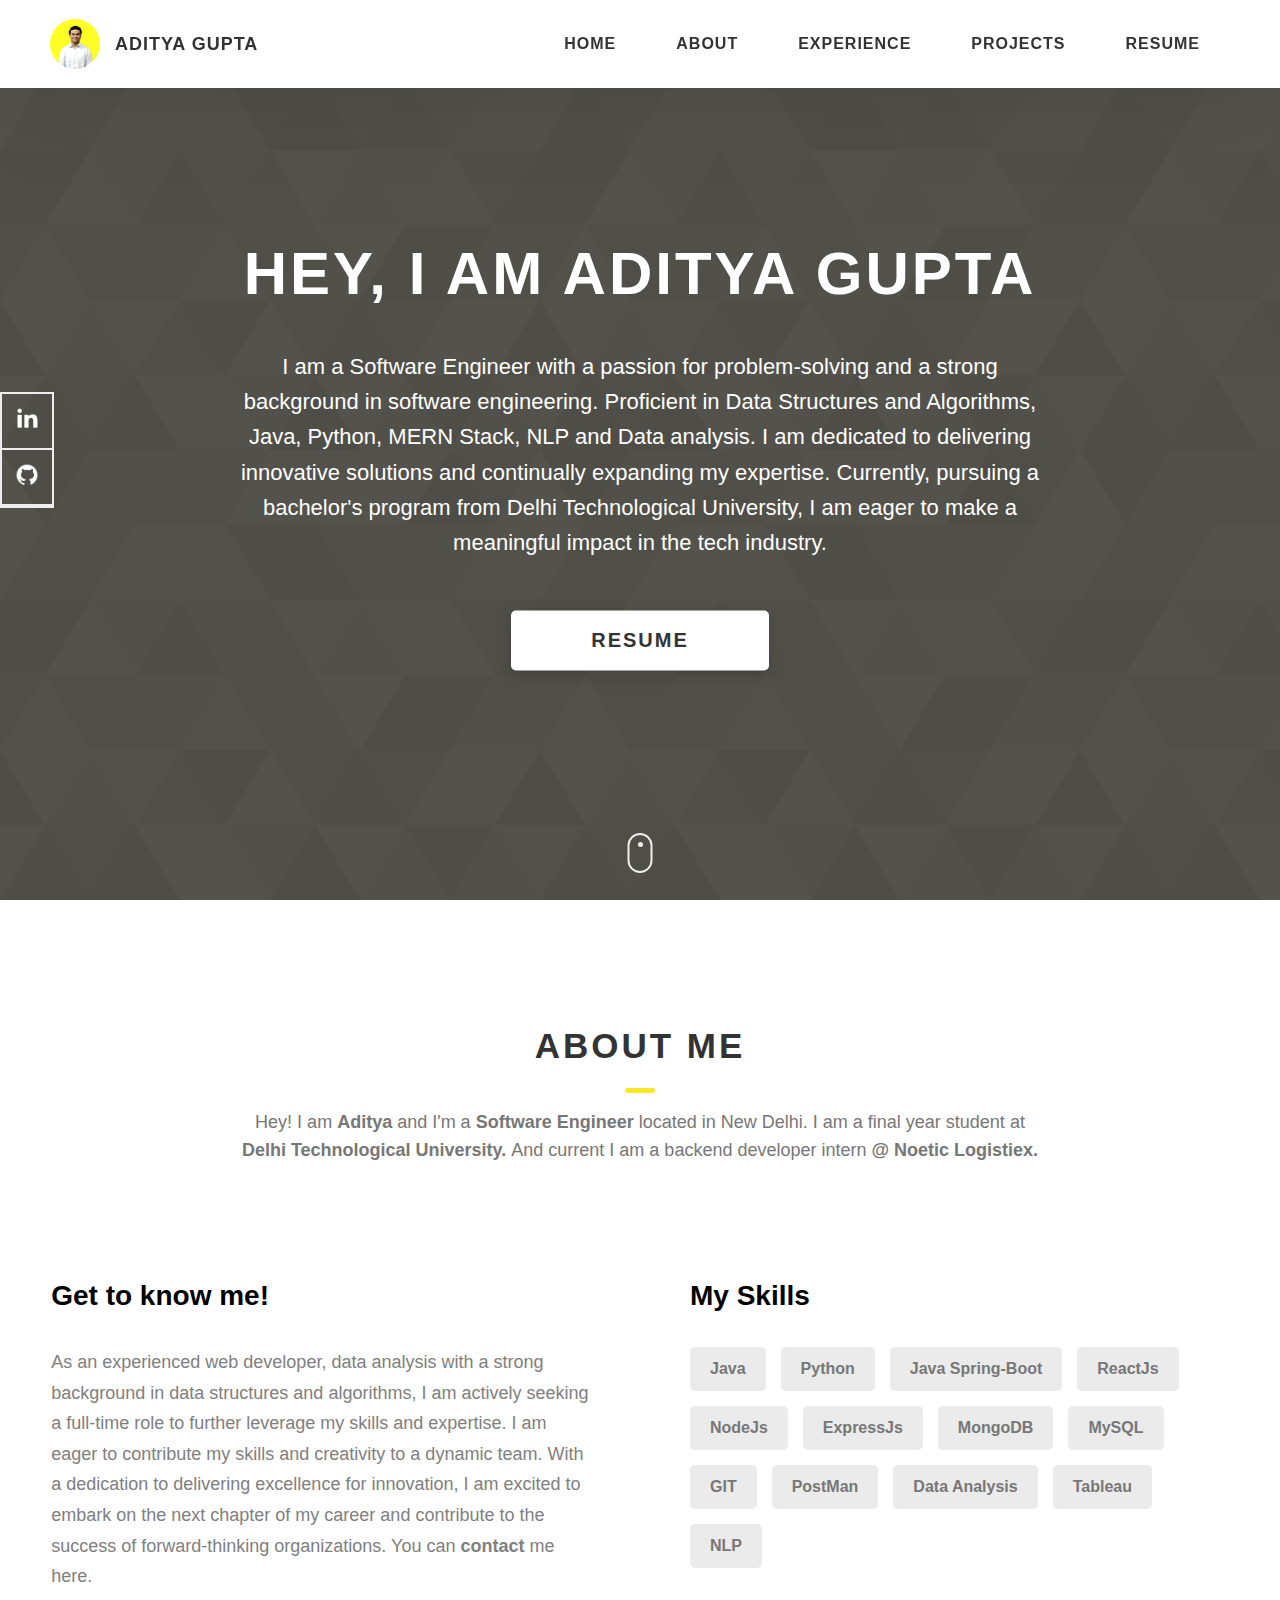
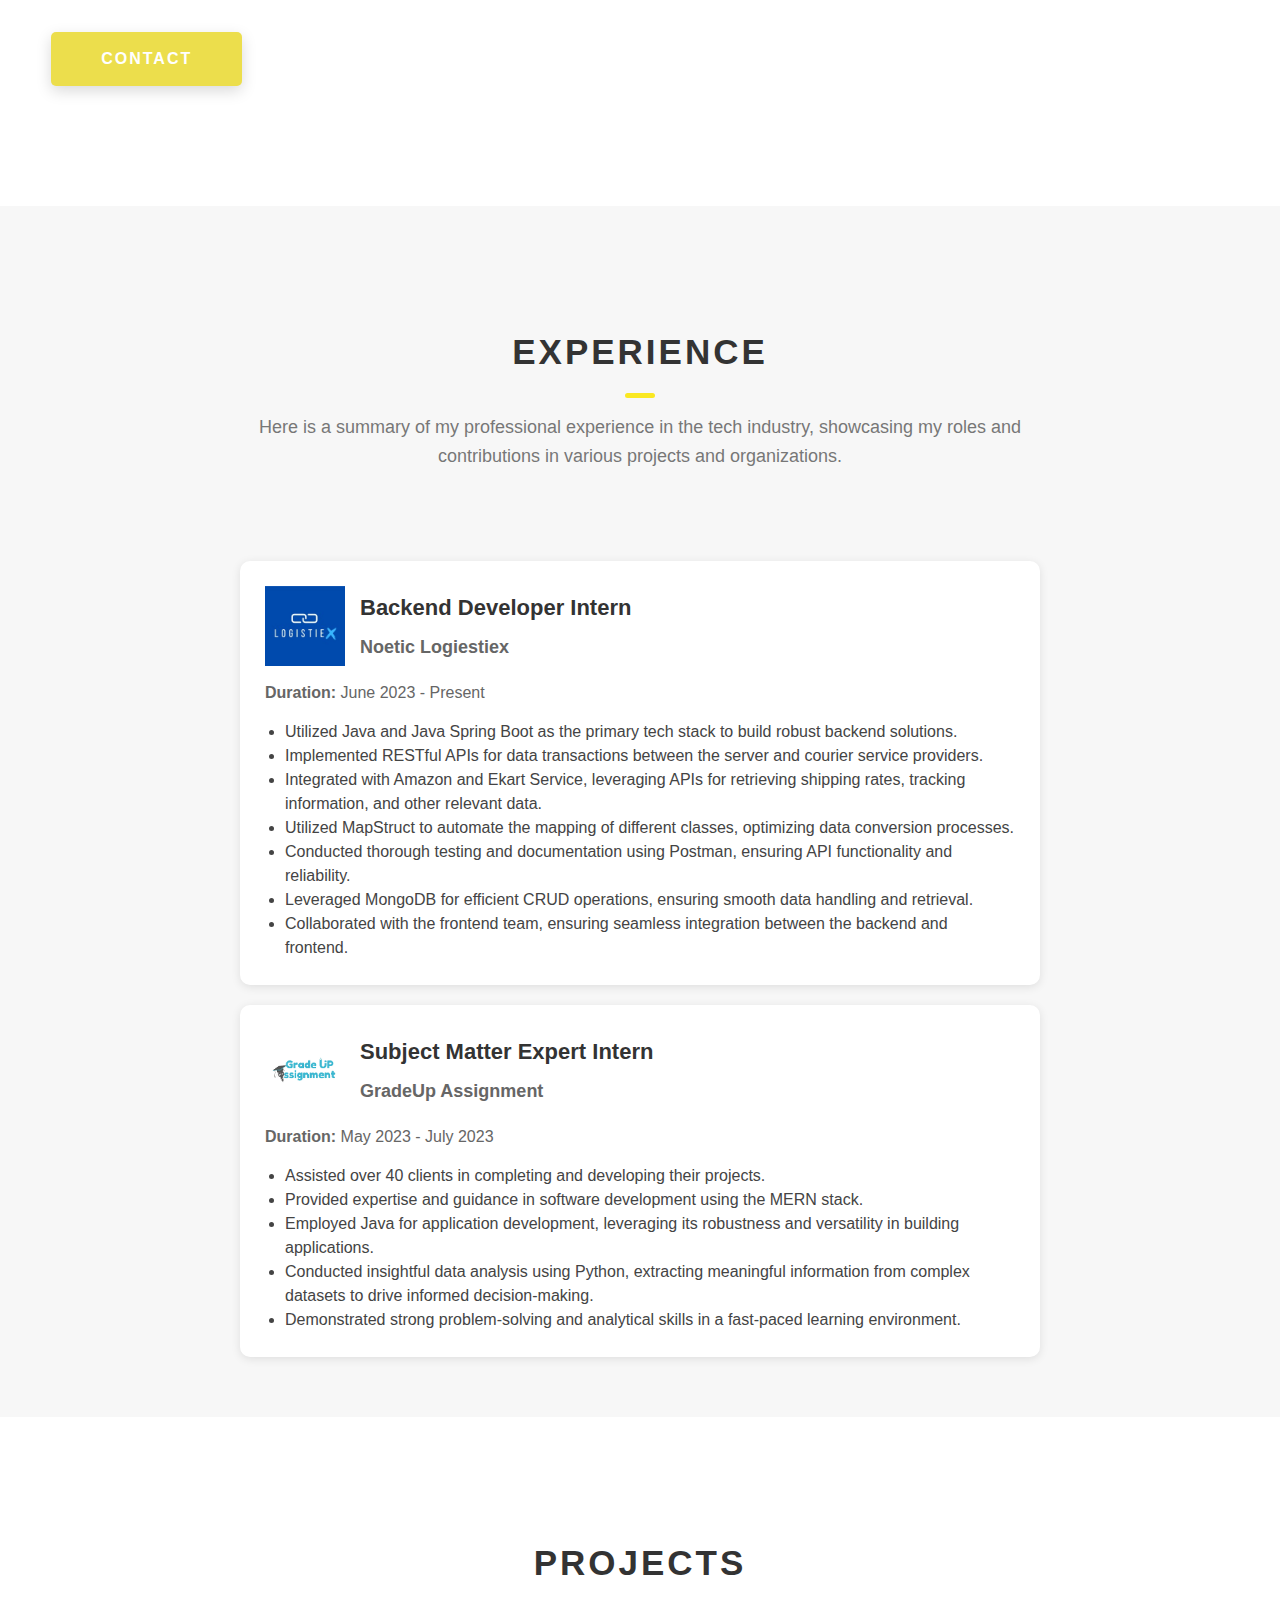
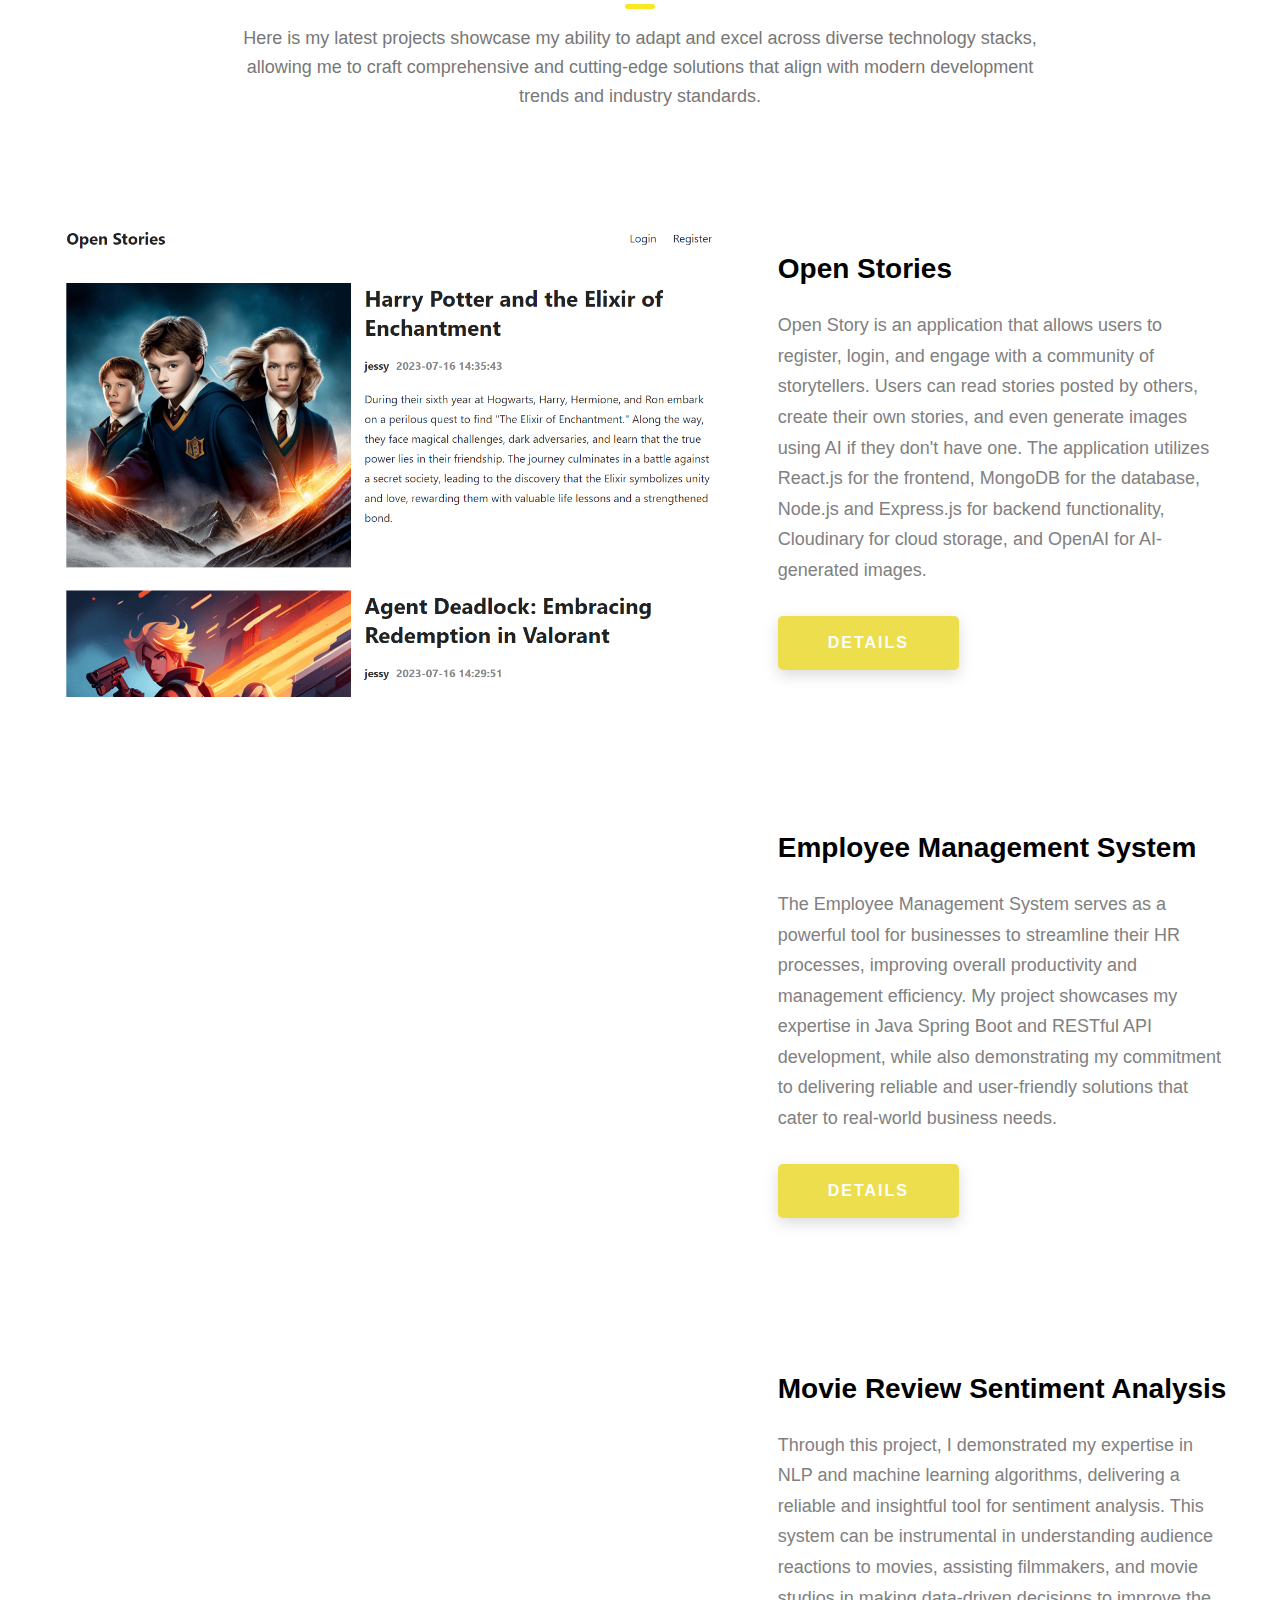
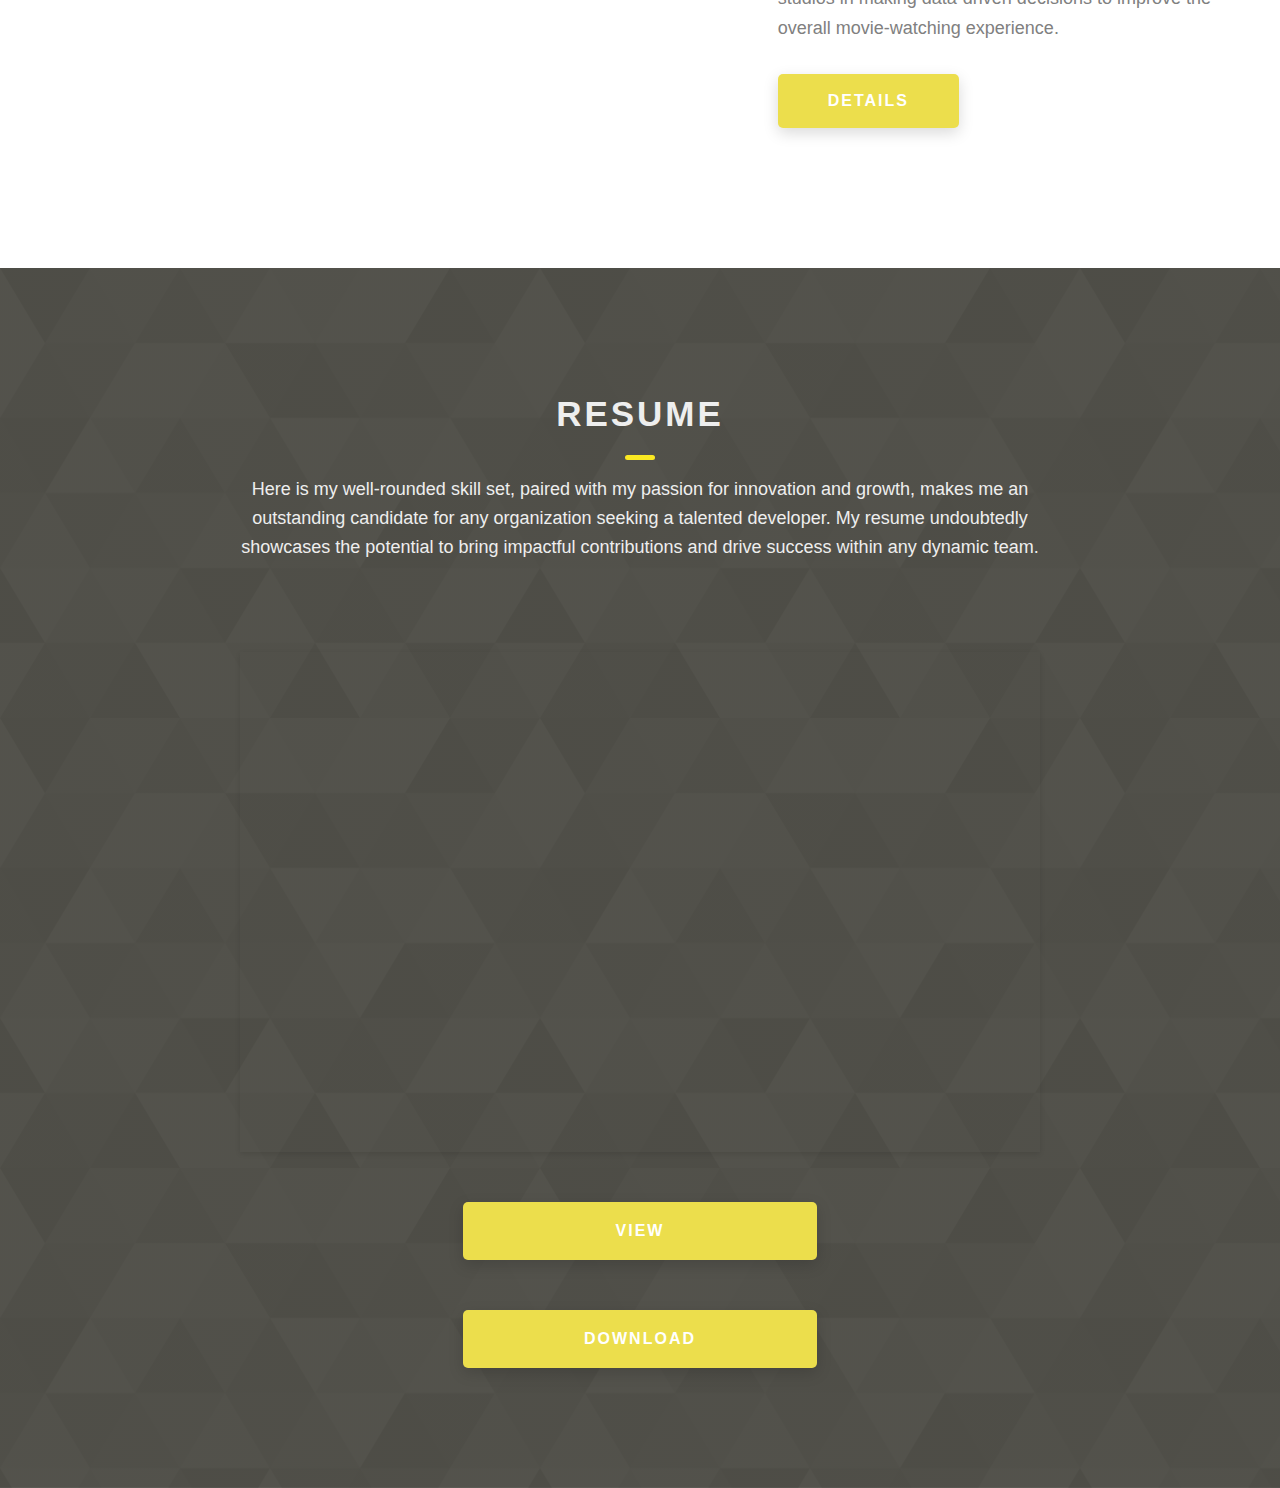
<file: index.html>
<!DOCTYPE html>
<html lang="en">
  <head>
    <meta name="viewport" content="width=device-width, initial-scale=1.0">
    <meta charset="UTF-8">
    <title>Aditya Gupta</title>
    <link rel="stylesheet" href="css/style.css" />

  </head>
  <body>
    <header class="header">
      <div class="header__content">
        <div class="header__logo-container">
          <div class="header__logo-img-cont">
            <img
              src="./assets/png/aditya-gupta.jpeg"
              alt="Aditya Gupta Logo Image"
              class="header__logo-img"
            />
          </div>
          <span class="header__logo-sub">Aditya Gupta</span>
        </div>
        <div class="header__main">
          <ul class="header__links">
            <li class="header__link-wrapper">
              <a href="./index.html" class="header__link"> Home </a>
            </li>
            <li class="header__link-wrapper">
              <a href="./index.html#about" class="header__link">About </a>
            </li>
            <li class="header__link-wrapper">
              <a href="./index.html#experience" class="header__link">Experience </a>
            </li>
            <li class="header__link-wrapper">
              <a href="./index.html#projects" class="header__link">
                Projects
              </a>
            </li>
            <li class="header__link-wrapper">
              <a href="./index.html#contact" class="header__link"> Resume </a>
            </li>
          </ul>
          <div class="header__main-ham-menu-cont">
            <img
              src="./assets/svg/ham-menu.svg"
              alt="hamburger menu"
              class="header__main-ham-menu"
            />
            <img
              src="./assets/svg/ham-menu-close.svg"
              alt="hamburger menu close"
              class="header__main-ham-menu-close d-none"
            />
          </div>
        </div>
      </div>
      <div class="header__sm-menu">
        <div class="header__sm-menu-content">
          <ul class="header__sm-menu-links">
            <li class="header__sm-menu-link">
              <a href="./index.html"> Home </a>
            </li>

            <li class="header__sm-menu-link">
              <a href="./index.html#about"> About </a>
            </li>
            <li class="header__link-wrapper">
              <a href="./index.html#experience" class="header__link">Experience </a>
            </li>
            <li class="header__sm-menu-link">
              <a href="./index.html#projects"> Projects </a>
            </li>

            <li class="header__sm-menu-link">
              <a href="./index.html#contact"> Resume </a>
            </li>
          </ul>
        </div>
      </div>
    </header>
    <section class="home-hero">
      <div class="home-hero__content">
        <h1 class="heading-primary">Hey, I am Aditya Gupta</h1>
        <div class="home-hero__info">
          <p class="text-primary">
            I am a Software Engineer with a passion for problem-solving
            and a strong background in software engineering. Proficient in Data Structures and Algorithms, Java,
            Python, MERN Stack, NLP and Data analysis.
            I am dedicated to delivering innovative solutions and continually expanding my expertise.
            Currently, pursuing a bachelor's program from Delhi Technological University,
            I am eager to make a meaningful impact in the tech industry.
          </p>
        </div>
        <div class="home-hero__cta">
          <a href="./#contact" class="btn btn--bg">Resume</a>
        </div>
      </div>
      <div class="home-hero__socials">
        <div class="home-hero__social">
          <a href="https://www.linkedin.com/in/aadityazz/" class="home-hero__social-icon-link">
            <img
              src="./assets/png/linkedin-ico.png"
              alt="icon"
              class="home-hero__social-icon"
            />
          </a>
        </div>
        <div class="home-hero__social">
          <a href="https://github.com/aadityazz" class="home-hero__social-icon-link">
            <img
              src="./assets/png/github-ico.png"
              alt="icon"
              class="home-hero__social-icon"
            />
          </a>
        </div>
        </div>
      </div>
      <div class="home-hero__mouse-scroll-cont">
        <div class="mouse"></div>
      </div>
    </section>
    <section id="about" class="about sec-pad">
      <div class="main-container">
        <h2 class="heading heading-sec heading-sec__mb-bg">
          <span class="heading-sec__main">About Me</span>
          <span class="heading-sec__sub">
            <p>
                Hey! I am
                <strong>Aditya </strong>
                and I'm a <strong> Software Engineer </strong> located in
                New Delhi. I am a final year student at
                <strong> Delhi Technological University. </strong>
                And current I am a backend developer intern
                <strong><a href="https://logistiex.com/"> @ Noetic Logistiex. </a></strong>

              </p>
          </span>
        </h2>
        <div class="about__content">
          <div class="about__content-main">
            <h3 class="about__content-title">Get to know me!</h3>
            <div class="about__content-details">

              <p class="about__content-details-para">
                As an experienced web developer, data analysis with a strong
                background in data structures and algorithms,
                I am actively seeking a full-time role to further leverage my skills and expertise.
                I am eager to contribute my skills and creativity to a dynamic team.
                With a dedication to delivering excellence for innovation,
                I am excited to embark on the next chapter of my career and contribute
                to the success of forward-thinking organizations. You can
                <strong>contact</strong> me here.
              </p>
            </div>
            <a href="https://www.linkedin.com/in/aadityazz/" class="btn btn--med btn--theme dynamicBgClr"
              >Contact</a
            >
          </div>
          <div class="about__content-skills">
            <h3 class="about__content-title">My Skills</h3>
            <div class="skills">
              <div class="skills__skill">Java</div>
              <div class="skills__skill">Python</div>
              <div class="skills__skill">Java Spring-Boot</div>
              <div class="skills__skill">ReactJs</div>
              <div class="skills__skill">NodeJs</div>
              <div class="skills__skill">ExpressJs</div>
              <div class="skills__skill">MongoDB</div>
              <div class="skills__skill">MySQL</div>
              <div class="skills__skill">GIT</div>
              <div class="skills__skill">PostMan</div>
              <div class="skills__skill">Data Analysis</div>
              <div class="skills__skill">Tableau</div>
              <div class="skills__skill">NLP</div>
            </div>
          </div>
        </div>
      </div>
    </section>

    <section id="experience" class="experience sec-pad">

      <div class="main-container">
        <h2 class="heading heading-sec heading-sec__mb-med">
          <span class="heading-sec__main heading-sec__main-bg">Experience</span>
          <span class="heading-sec__sub heading-sec__sub-md">
        Here is a summary of my professional experience in the tech industry,
        showcasing my roles and contributions in various projects and organizations.
      </span>
        </h2>
        <div class="experience__content">
          <div class="experience__item">
            <div class="experience__item-header">
              <img src="/assets/png/logistiex.jpeg" alt="Noetic Logiestiex Logo" class="experience__item-logo">
              <div class="experience__item-header-text">
                <h3 class="experience__item-title">Backend Developer Intern</h3>
                <h4 class="experience__item-company">Noetic Logiestiex</h4>
              </div>
            </div>
            <p class="experience__item-details">
              <strong>Duration:</strong> June 2023 - Present
            </p>
            <p class="experience__item-desc">
            <ul>
              <li class="experience__item-desc-li">Utilized Java and Java Spring Boot as the primary tech stack to build robust backend solutions.</li>
              <li class="experience__item-desc-li">Implemented RESTful APIs for data transactions between the server and courier service providers.</li>
              <li class="experience__item-desc-li">Integrated with Amazon and Ekart Service, leveraging APIs for retrieving shipping rates, tracking information, and other relevant data.</li>
              <li class="experience__item-desc-li">Utilized MapStruct to automate the mapping of different classes, optimizing data conversion processes.</li>
              <li class="experience__item-desc-li">Conducted thorough testing and documentation using Postman, ensuring API functionality and reliability.</li>
              <li class="experience__item-desc-li">Leveraged MongoDB for efficient CRUD operations, ensuring smooth data handling and retrieval.</li>
              <li class="experience__item-desc-li">Collaborated with the frontend team, ensuring seamless integration between the backend and frontend.</li>
            </ul>
            </p>
          </div>

          <div class="experience__item">
            <div class="experience__item-header">
              <img src="/assets/png/gradeup.png" alt="Gradeup Assignment Logo" class="experience__item-logo">
              <div class="experience__item-header-text">
                <h3 class="experience__item-title">Subject Matter Expert Intern</h3>
                <h4 class="experience__item-company">GradeUp Assignment</h4>
              </div>
            </div>
            <p class="experience__item-details">
              <strong>Duration:</strong> May 2023 - July 2023
            </p>
            <p class="experience__item-desc">
            <ul>
              <li class="experience__item-desc-li">Assisted over 40 clients in completing and developing their projects.</li>
              <li class="experience__item-desc-li">Provided expertise and guidance in software development using the MERN stack.</li>
              <li class="experience__item-desc-li">Employed Java for application development, leveraging its robustness and versatility in building applications.</li>
              <li class="experience__item-desc-li">Conducted insightful data analysis using Python, extracting meaningful information from complex datasets to drive informed decision-making.</li>
              <li class="experience__item-desc-li">Demonstrated strong problem-solving and analytical skills in a fast-paced learning environment.</li>
            </ul>
            </p>
          </div>


        </div>
      </div>
    </section>

    <section id="projects" class="projects sec-pad">
      <div class="main-container">
        <h2 class="heading heading-sec heading-sec__mb-bg">
          <span class="heading-sec__main">Projects</span>
          <span class="heading-sec__sub">
            Here is my latest projects showcase my ability to adapt and excel across diverse technology stacks,
            allowing me to craft comprehensive and cutting-edge solutions that align with modern development trends and industry standards.
          </span>
        </h2>

        <div class="projects__content">
          <div class="projects__row">
            <div class="projects__row-img-cont">
              <img
                src="./assets/png/open-stories.png"
                alt="Software Screenshot"
                class="projects__row-img"
                loading="lazy"
              />
            </div>
            <div class="projects__row-content">
              <h3 class="projects__row-content-title">Open Stories</h3>
              <p class="projects__row-content-desc">
                Open Story is an application that allows users to register, login, and
                engage with a community of storytellers. Users can read stories posted by others,
                create their own stories, and even generate images using AI if they don't have one.
                The application utilizes React.js for the frontend, MongoDB for the database, Node.js and
                Express.js for backend functionality, Cloudinary for cloud storage, and OpenAI for AI-generated images.
              </p>
              <a
                href="./project-1.html"
                class="btn btn--med btn--theme dynamicBgClr"
                target="_blank"
                >Details</a
              >
            </div>
          </div>
          <div class="projects__row">
            <div class="projects__row-img-cont">
              <img
                src="./assets/png/esm.jpg"
                alt="Software Screenshot"
                class="projects__row-img"
                loading="lazy"
              />
            </div>
            <div class="projects__row-content">
              <h3 class="projects__row-content-title">Employee Management System</h3>
              <p class="projects__row-content-desc">
                The Employee Management System serves as a powerful tool for businesses to
                streamline their HR processes, improving overall productivity and management efficiency.
                My project showcases my expertise in Java Spring Boot and RESTful API development,
                while also demonstrating my commitment to delivering reliable and user-friendly solutions
                that cater to real-world business needs.
              </p>
              <a
                href="./project-2.html"
                class="btn btn--med btn--theme dynamicBgClr"
                target="_blank"
                >Details</a
              >
            </div>
          </div>
          <div class="projects__row">
            <div class="projects__row-img-cont">
              <img
                src="./assets/png/movie-review.png"
                alt="Software Screenshot"
                class="projects__row-img"
                loading="lazy"
              />
            </div>
            <div class="projects__row-content">
              <h3 class="projects__row-content-title">Movie Review Sentiment Analysis</h3>
              <p class="projects__row-content-desc">
                Through this project, I demonstrated my expertise in NLP and machine learning algorithms,
                delivering a reliable and insightful tool for sentiment analysis. This system can be instrumental
                in understanding audience reactions to movies, assisting filmmakers, and movie studios in making
                data-driven decisions to improve the overall movie-watching experience.
              </p>
              <a
                href="./project-3.html"
                class="btn btn--med btn--theme dynamicBgClr"
                target="_blank"
                >Details</a
              >
            </div>
          </div>
        </div>
      </div>
    </section>
    <section id="contact" class="contact sec-pad dynamicBg">
      <div class="main-container">
        <h2 class="heading heading-sec heading-sec__mb-med">
          <span class="heading-sec__main resume">Resume</span>
          <span class="heading-sec__sub heading-sec__sub--md resume-desc">
            Here is my well-rounded skill set, paired with my passion for innovation and growth,
            makes me an outstanding candidate for any organization seeking a talented developer.
            My resume undoubtedly showcases the potential to bring impactful contributions and drive success within any dynamic team.
          </span>
        </h2>
        <div class="pdf-view">
          <iframe src="assets/Resume/ResumeFTE.pdf" width="100%" height="1000px"></iframe>
        </div>
        <div class="center-container">

          <button type="submit" class="btn btn--theme contact__btn">
            <a href="assets/Resume/ResumeFTE.pdf">
              View
            </a>
          </button>

        </div>
        <div class="center-container">

          <button type="submit" class="btn btn--theme contact__btn">
            <a href="assets/Resume/ResumeFTE.pdf" download>
              Download
            </a>
          </button>

        </div>
    </section>
    <script src="./index.js"></script>
  </body>
</html>
</file>
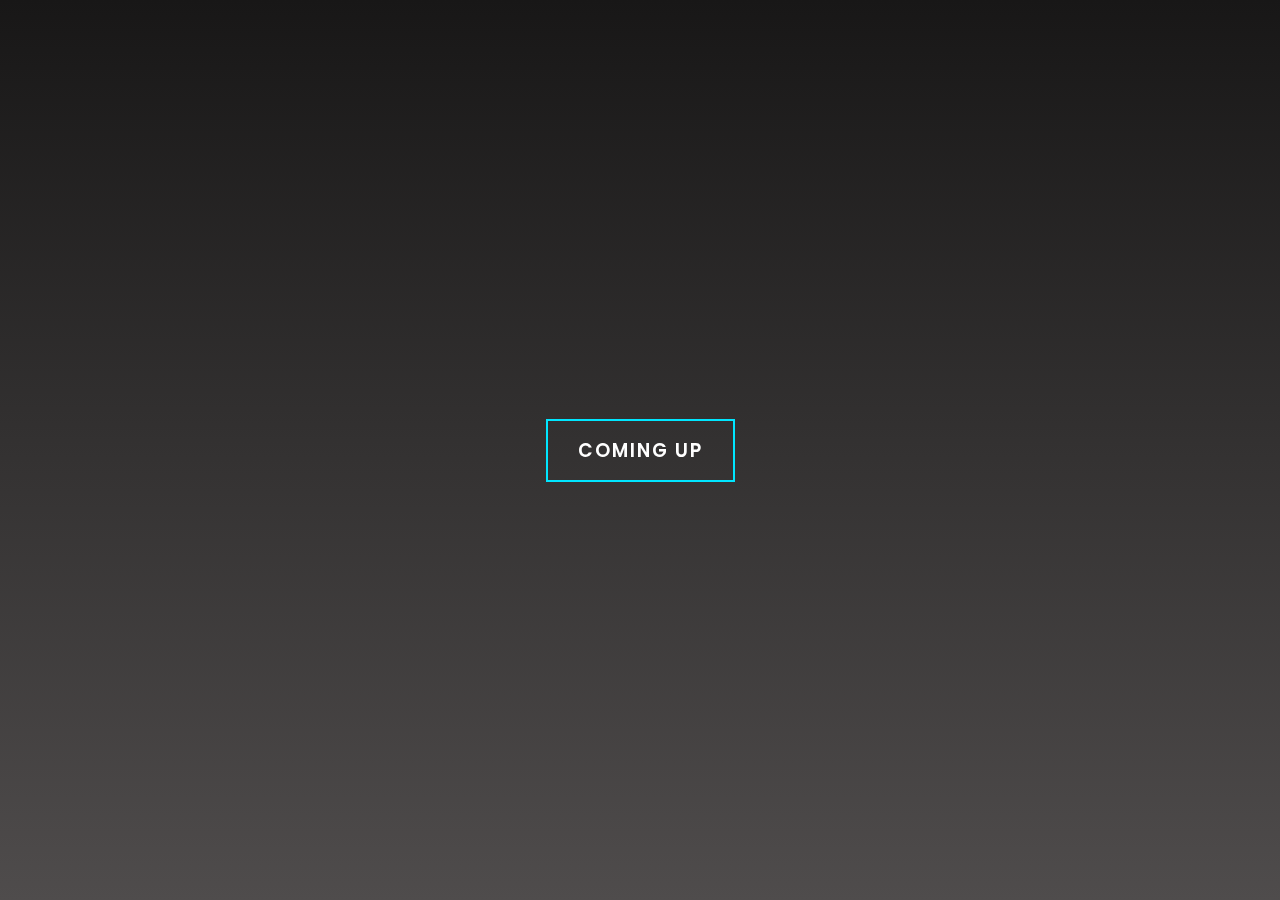
<file: comingup.html>
<!DOCTYPE html>
<html lang="en">
<head>
    <meta charset="UTF-8">
    <title>Coming Up</title>
    <link rel="icon" href="Images/ico.png">
    <link rel="stylesheet" href="Style/comingup.css">
</head>
<body>
    <div class="container">
        <h3> <span>Coming Up</span> </h3>
    </div>
</body>
</html>
</file>
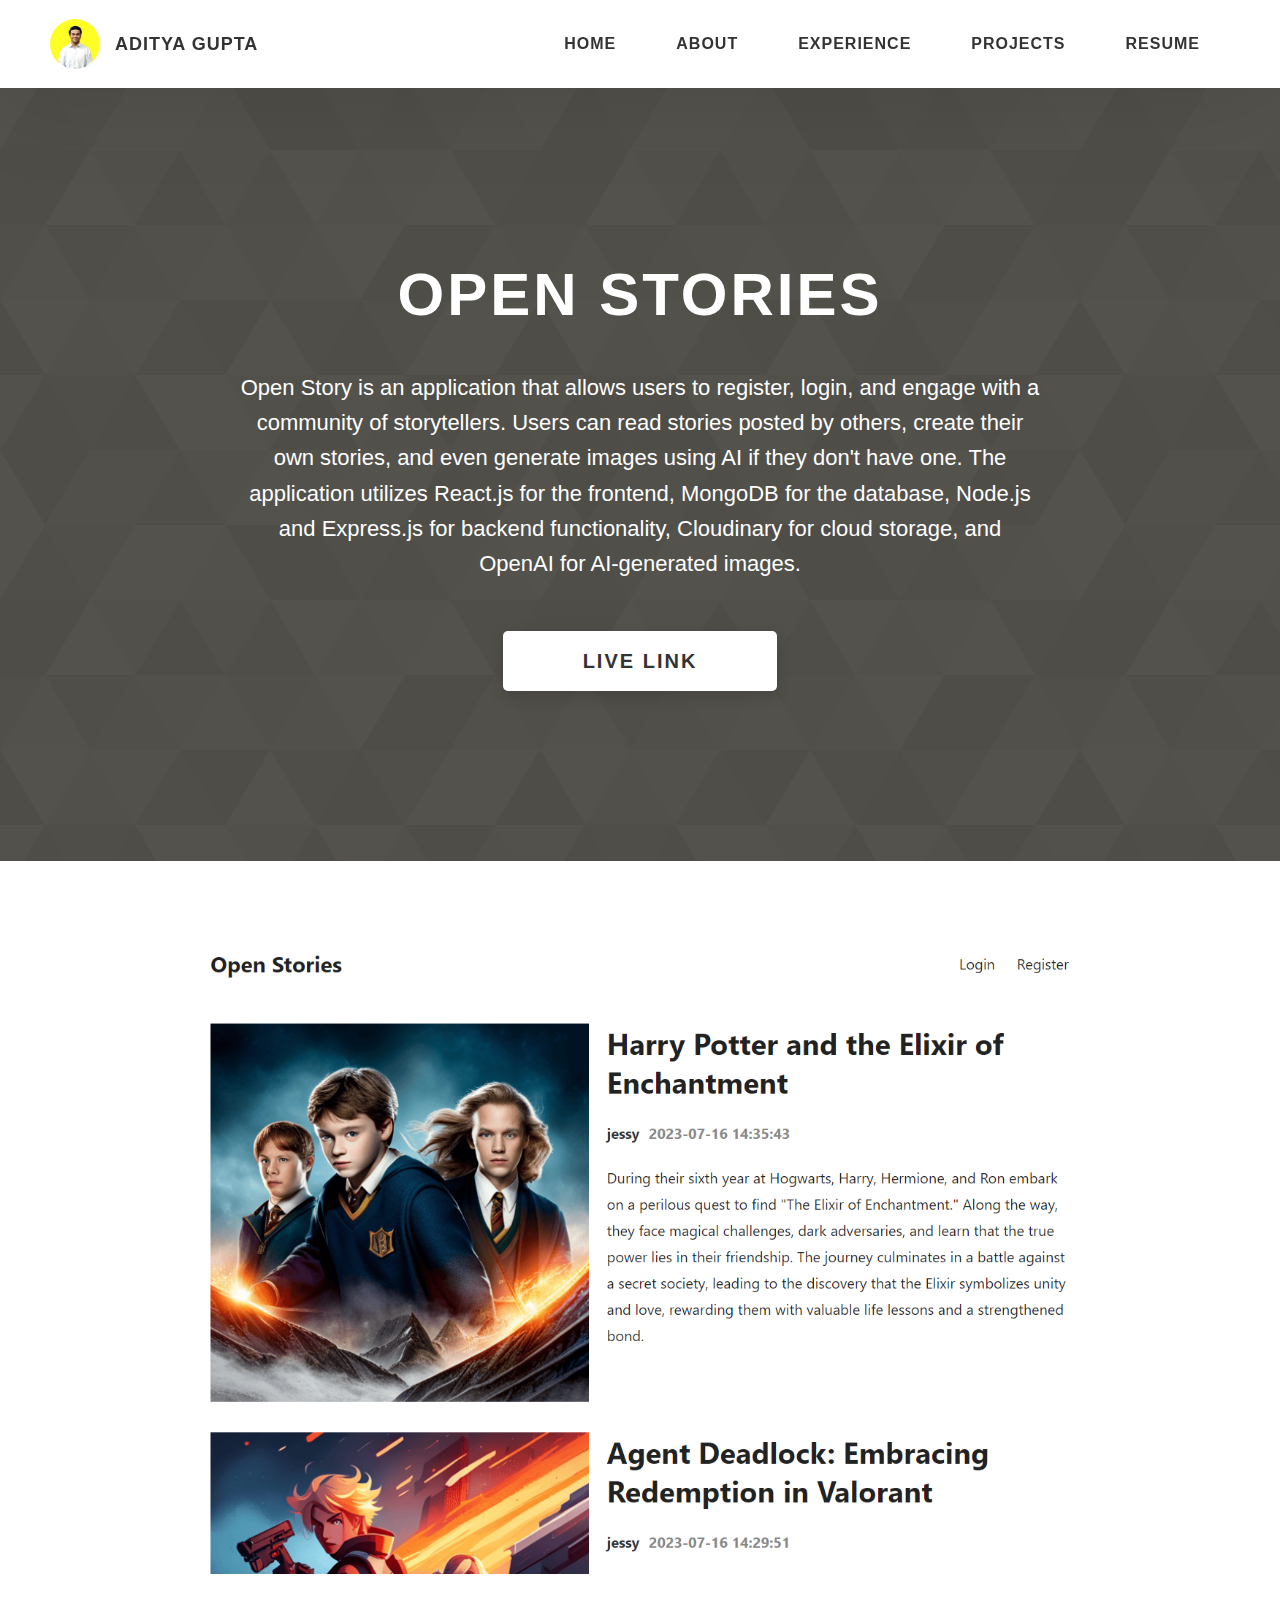
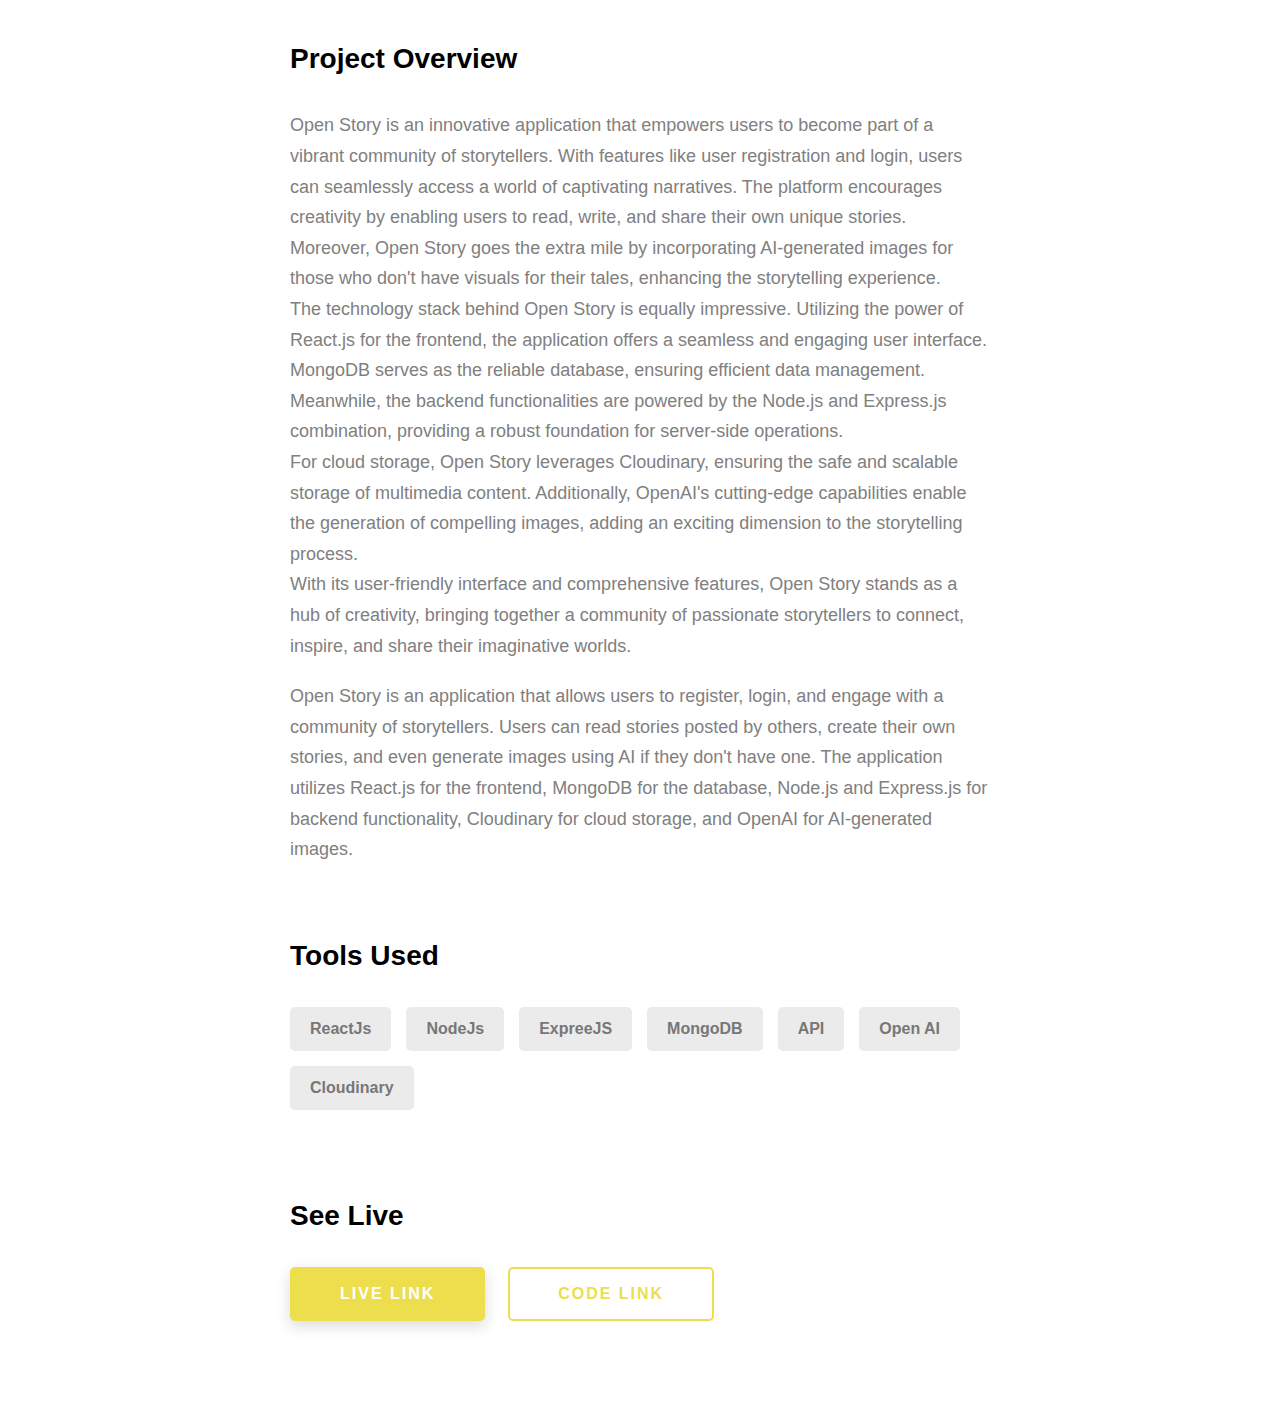
<file: project-1.html>
<!DOCTYPE html>
<html lang="en">
  <head>
    <title>Open Stories</title>

    <link rel="stylesheet" href="css/style.css" />

  </head>
  <body>
    <header class="header">
      <div class="header__content">
        <div class="header__logo-container">
          <div class="header__logo-img-cont">
            <img
              src="./assets/png/aditya-gupta.jpeg"
              alt="Aditya Gupta Logo Image"
              class="header__logo-img"
            />
          </div>
          <span class="header__logo-sub">Aditya Gupta</span>
        </div>
        <div class="header__main">
          <ul class="header__links">
            <li class="header__link-wrapper">
              <a href="./index.html" class="header__link"> Home </a>
            </li>
            <li class="header__link-wrapper">
              <a href="./index.html#about" class="header__link">About </a>
            </li>
            <li class="header__link-wrapper">
              <a href="./index.html#experience" class="header__link">Experience </a>
            </li>
            <li class="header__link-wrapper">
              <a href="./index.html#projects" class="header__link">
                Projects
              </a>
            </li>
            <li class="header__link-wrapper">
              <a href="./index.html#contact" class="header__link"> Resume </a>
            </li>
          </ul>
          <div class="header__main-ham-menu-cont">
            <img
              src="./assets/svg/ham-menu.svg"
              alt="hamburger menu"
              class="header__main-ham-menu"
            />
            <img
              src="./assets/svg/ham-menu-close.svg"
              alt="hamburger menu close"
              class="header__main-ham-menu-close d-none"
            />
          </div>
        </div>
      </div>
      <div class="header__sm-menu">
        <div class="header__sm-menu-content">
          <ul class="header__sm-menu-links">
            <li class="header__sm-menu-link">
              <a href="./index.html"> Home </a>
            </li>

            <li class="header__sm-menu-link">
              <a href="./index.html#about"> About </a>
            </li>
            <li class="header__sm-menu-link">
              <a href="./index.html#experience"> Experience </a>
            </li>
            <li class="header__sm-menu-link">
              <a href="./index.html#projects"> Projects </a>
            </li>

            <li class="header__sm-menu-link">
              <a href="./index.html#contact"> Resume </a>
            </li>
          </ul>
        </div>
      </div>
    </header>
    <section class="project-cs-hero">
      <div class="project-cs-hero__content">
        <h1 class="heading-primary">Open Stories</h1>
        <div class="project-cs-hero__info">
          <p class="text-primary">
            Open Story is an application that allows users to register,
            login, and engage with a community of storytellers.
            Users can read stories posted by others, create their own stories,
            and even generate images using AI if they don't have one.
            The application utilizes React.js for the frontend, MongoDB for the database, Node.js and Express.js
            for backend functionality, Cloudinary for cloud storage, and OpenAI for AI-generated images.
          </p>
        </div>
        <div class="project-cs-hero__cta">
          <a href="https://open-stories-fte-demo.netlify.app/" class="btn btn--bg" target="_blank">Live Link</a>
        </div>
      </div>
    </section>
    <section class="project-details">
      <div class="main-container">
        <div class="project-details__content">
          <div class="project-details__showcase-img-cont">
            <img
              src="./assets/png/open-stories.png"
              alt="Project Image"
              class="project-details__showcase-img"
            />
          </div>
          <div class="project-details__content-main">
            <div class="project-details__desc">
              <h3 class="project-details__content-title">Project Overview</h3>
              <p class="project-details__desc-para">
                Open Story is an innovative application that empowers users to become part of a vibrant community of storytellers. With features like user registration and login, users can seamlessly access a world of captivating narratives. The platform encourages creativity by enabling users to read, write, and share their own unique stories. Moreover, Open Story goes the extra mile by incorporating AI-generated images for those who don't have visuals for their tales, enhancing the storytelling experience.
                <br>
                The technology stack behind Open Story is equally impressive. Utilizing the power of React.js for the frontend, the application offers a seamless and engaging user interface. MongoDB serves as the reliable database, ensuring efficient data management. Meanwhile, the backend functionalities are powered by the Node.js and Express.js combination, providing a robust foundation for server-side operations.
                <br>
                For cloud storage, Open Story leverages Cloudinary, ensuring the safe and scalable storage of multimedia content. Additionally, OpenAI's cutting-edge capabilities enable the generation of compelling images, adding an exciting dimension to the storytelling process.
                <br>
                With its user-friendly interface and comprehensive features, Open Story stands as a hub of creativity, bringing together a community of passionate storytellers to connect, inspire, and share their imaginative worlds.
              </p>
              <p class="project-details__desc-para">
                Open Story is an application that allows users to register, login, and engage with a community of storytellers. Users can read stories posted by others, create their own stories, and even generate images using AI if they don't have one. The application utilizes React.js for the frontend, MongoDB for the database, Node.js and Express.js for backend functionality, Cloudinary for cloud storage, and OpenAI for AI-generated images.
              </p>
            </div>
            <div class="project-details__tools-used">
              <h3 class="project-details__content-title">Tools Used</h3>
              <div class="skills">
                <div class="skills__skill">ReactJs</div>
                <div class="skills__skill">NodeJs</div>
                <div class="skills__skill">ExpreeJS</div>
                <div class="skills__skill">MongoDB</div>
                <div class="skills__skill">API</div>
                <div class="skills__skill">Open AI</div>
                <div class="skills__skill">Cloudinary</div>
              </div>
            </div>
            <div class="project-details__links">
              <h3 class="project-details__content-title">See Live</h3>
              <a
                href="https://open-stories-fte-demo.netlify.app/"
                class="btn btn--med btn--theme project-details__links-btn"
                target="_blank"
                >Live Link</a
              >
              <a
                href="https://github.com/aadityazz/openStory"
                class="btn btn--med btn--theme-inv project-details__links-btn"
                target="_blank"
                >Code Link</a
              >
            </div>
          </div>
        </div>
      </div>
    </section>
    <script src="./index.js"></script>
  </body>
</html>
</file>
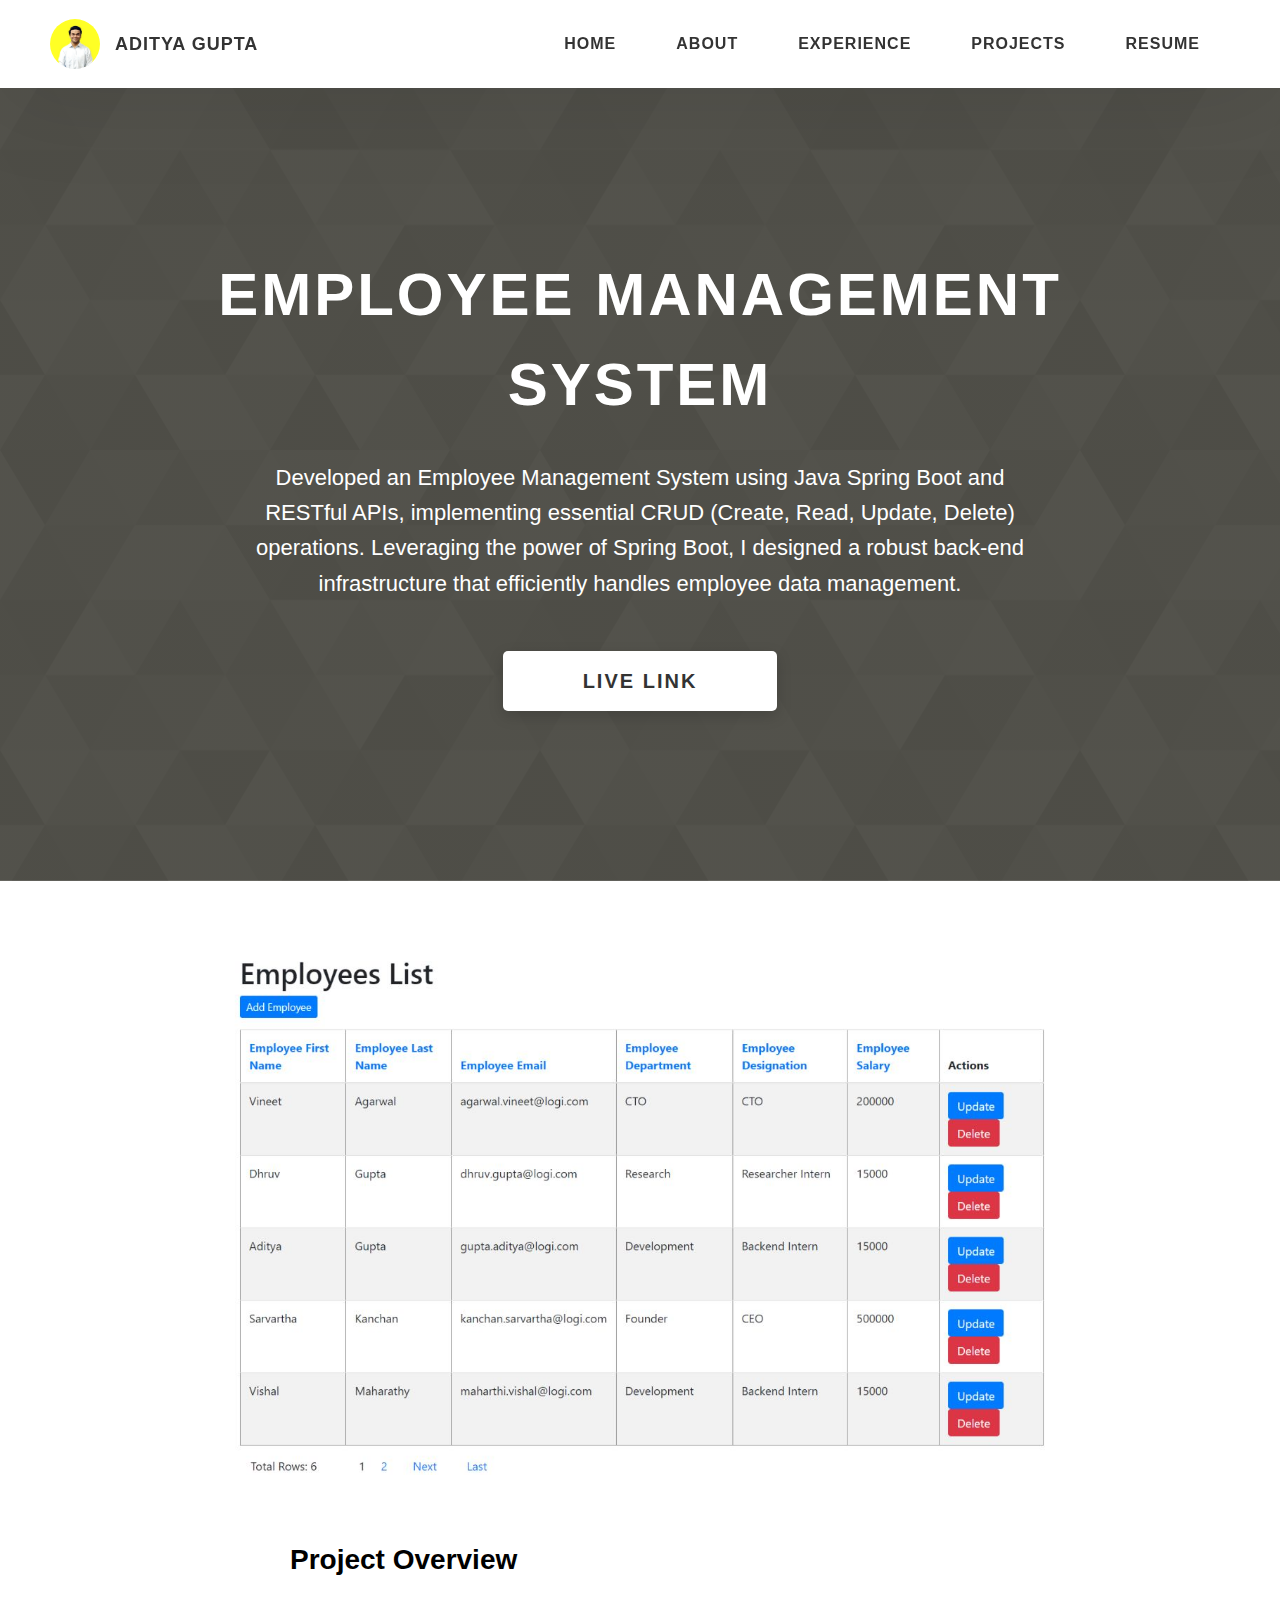
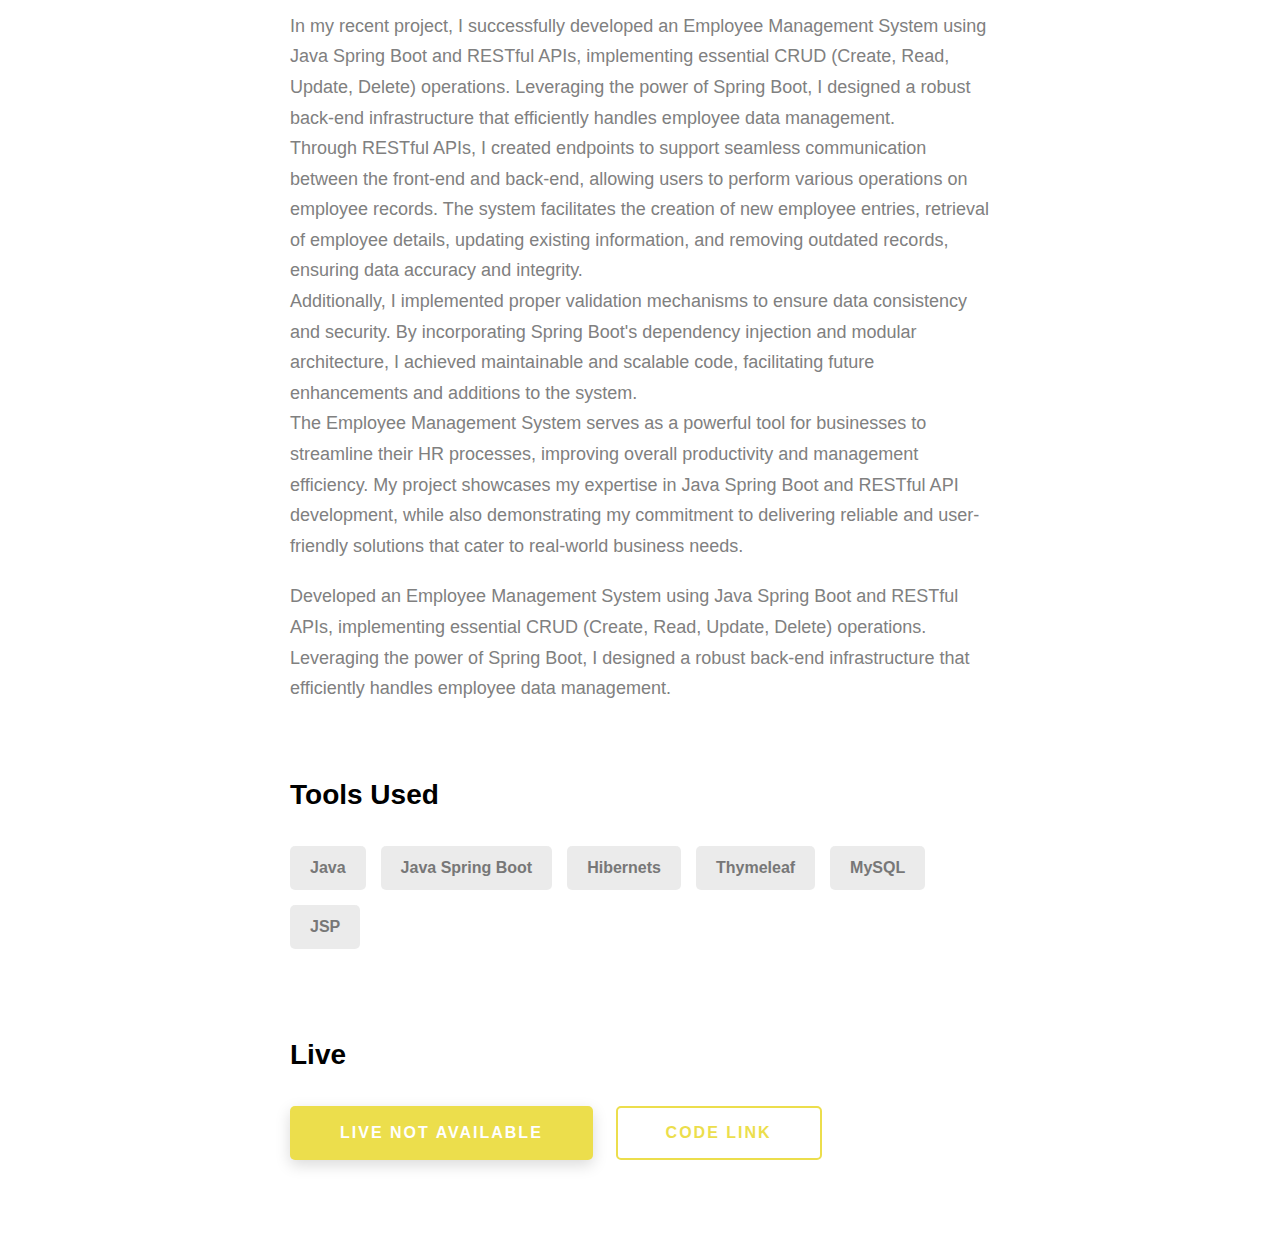
<file: project-2.html>
<!DOCTYPE html>
<html lang="en">
  <head>
    <title>Employee Management</title>
    <link rel="stylesheet" href="css/style.css" />
  </head>
  <body>
    <header class="header">
      <div class="header__content">
        <div class="header__logo-container">
          <div class="header__logo-img-cont">
            <img
              src="./assets/png/aditya-gupta.jpeg"
              alt="Aditya Gupta Logo Image"
              class="header__logo-img"
            />
          </div>
          <span class="header__logo-sub">Aditya Gupta</span>
        </div>
        <div class="header__main">
          <ul class="header__links">
            <li class="header__link-wrapper">
              <a href="./index.html" class="header__link"> Home </a>
            </li>
            <li class="header__link-wrapper">
              <a href="./index.html#about" class="header__link">About </a>
            </li>
            <li class="header__link-wrapper">
              <a href="./index.html#experience" class="header__link">Experience </a>
            </li>
            <li class="header__link-wrapper">
              <a href="./index.html#projects" class="header__link">
                Projects
              </a>
            </li>
            <li class="header__link-wrapper">
              <a href="./index.html#contact" class="header__link"> Resume </a>
            </li>
          </ul>
          <div class="header__main-ham-menu-cont">
            <img
              src="./assets/svg/ham-menu.svg"
              alt="hamburger menu"
              class="header__main-ham-menu"
            />
            <img
              src="./assets/svg/ham-menu-close.svg"
              alt="hamburger menu close"
              class="header__main-ham-menu-close d-none"
            />
          </div>
        </div>
      </div>
      <div class="header__sm-menu">
        <div class="header__sm-menu-content">
          <ul class="header__sm-menu-links">
            <li class="header__sm-menu-link">
              <a href="./index.html"> Home </a>
            </li>

            <li class="header__sm-menu-link">
              <a href="./index.html#about"> About </a>
            </li>
            <li class="header__sm-menu-link">
              <a href="./index.html#experience"> Experience </a>
            </li>
            <li class="header__sm-menu-link">
              <a href="./index.html#projects"> Projects </a>
            </li>

            <li class="header__sm-menu-link">
              <a href="./index.html#contact"> Resume </a>
            </li>
          </ul>
        </div>
      </div>
    </header>
    <section class="project-cs-hero">
      <div class="project-cs-hero__content">
        <h1 class="heading-primary">Employee Management System</h1>
        <div class="project-cs-hero__info">
          <p class="text-primary">
            Developed an Employee Management System using Java Spring Boot and
            RESTful APIs, implementing essential CRUD (Create, Read, Update, Delete) operations.
            Leveraging the power of Spring Boot, I designed a robust back-end infrastructure that efficiently handles
            employee data management.
          </p>
        </div>
        <div class="project-cs-hero__cta">
          <a href="https://github.com/aadityazz/EMS-SpringBoot" class="btn btn--bg" target="_blank">Live Link</a>
        </div>
      </div>
    </section>
    <section class="project-details">
      <div class="main-container">
        <div class="project-details__content">
          <div class="project-details__showcase-img-cont">
            <img
              src="./assets/png/esm.jpg"
              alt="Project Image"
              class="project-details__showcase-img"
            />
          </div>
          <div class="project-details__content-main">
            <div class="project-details__desc">
              <h3 class="project-details__content-title">Project Overview</h3>
              <p class="project-details__desc-para">
                In my recent project, I successfully developed an Employee Management System using Java Spring Boot and RESTful APIs, implementing essential CRUD (Create, Read, Update, Delete) operations. Leveraging the power of Spring Boot, I designed a robust back-end infrastructure that efficiently handles employee data management.
                <br>
                Through RESTful APIs, I created endpoints to support seamless communication between the front-end and back-end, allowing users to perform various operations on employee records. The system facilitates the creation of new employee entries, retrieval of employee details, updating existing information, and removing outdated records, ensuring data accuracy and integrity.
                <br>
                Additionally, I implemented proper validation mechanisms to ensure data consistency and security. By incorporating Spring Boot's dependency injection and modular architecture, I achieved maintainable and scalable code, facilitating future enhancements and additions to the system.
                <br>
                The Employee Management System serves as a powerful tool for businesses to streamline their HR processes, improving overall productivity and management efficiency. My project showcases my expertise in Java Spring Boot and RESTful API development, while also demonstrating my commitment to delivering reliable and user-friendly solutions that cater to real-world business needs.
                <br>
              </p>
              <p class="project-details__desc-para">
                Developed an Employee Management System using Java Spring Boot and
                RESTful APIs, implementing essential CRUD (Create, Read, Update, Delete) operations.
                Leveraging the power of Spring Boot, I designed a robust back-end infrastructure that efficiently handles
                employee data management.
              </p>
            </div>
            <div class="project-details__tools-used">
              <h3 class="project-details__content-title">Tools Used</h3>
              <div class="skills">
                <div class="skills__skill">Java</div>
                <div class="skills__skill">Java Spring Boot</div>
                <div class="skills__skill">Hibernets</div>
                <div class="skills__skill">Thymeleaf</div>
                <div class="skills__skill">MySQL</div>
                <div class="skills__skill">JSP</div>
              </div>
            </div>
            <div class="project-details__links">
              <h3 class="project-details__content-title">Live</h3>
              <a
                class="btn btn--med btn--theme project-details__links-btn"
                target="_blank"
                >Live Not Available</a
              >
              <a
                href="https://github.com/aadityazz/EMS-SpringBoot"
                class="btn btn--med btn--theme-inv project-details__links-btn"
                target="_blank"
                >Code Link</a
              >
            </div>
          </div>
        </div>
      </div>
    </section>
    <script src="./index.js"></script>
  </body>
</html>
</file>
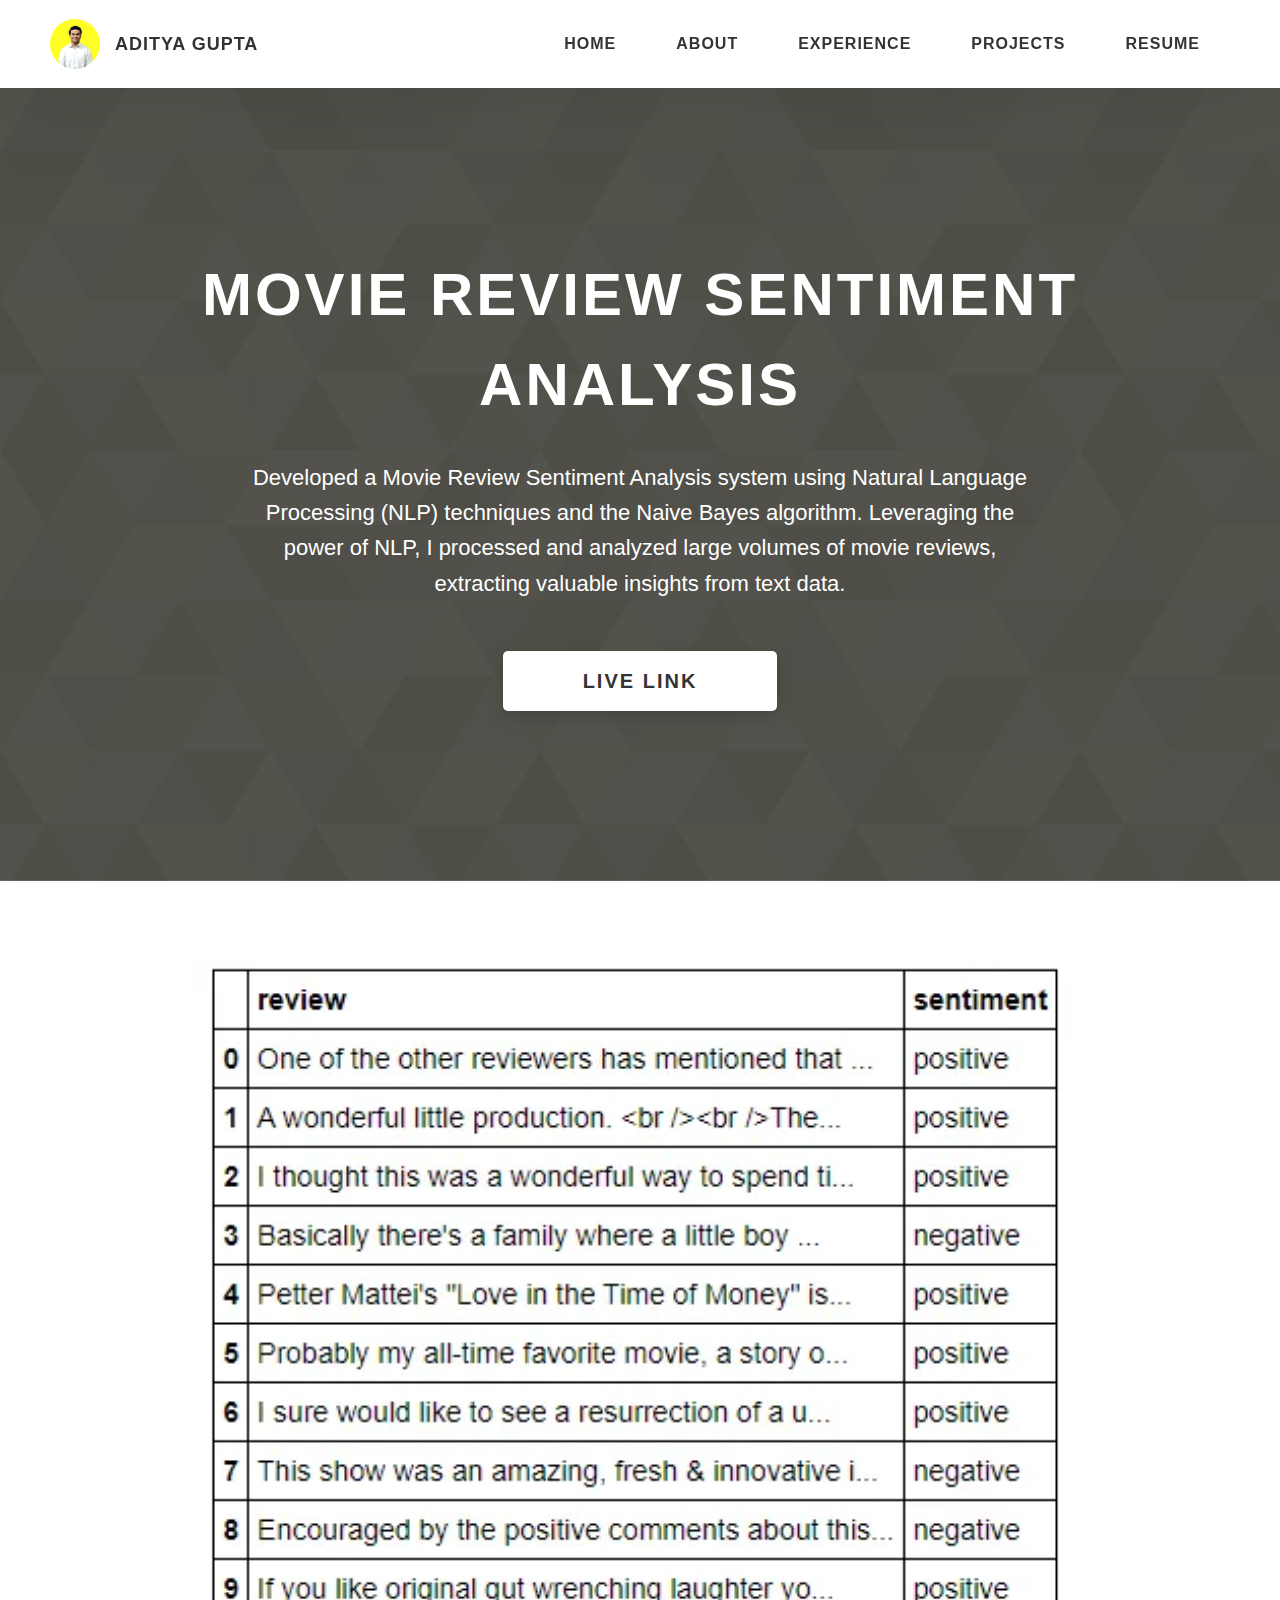
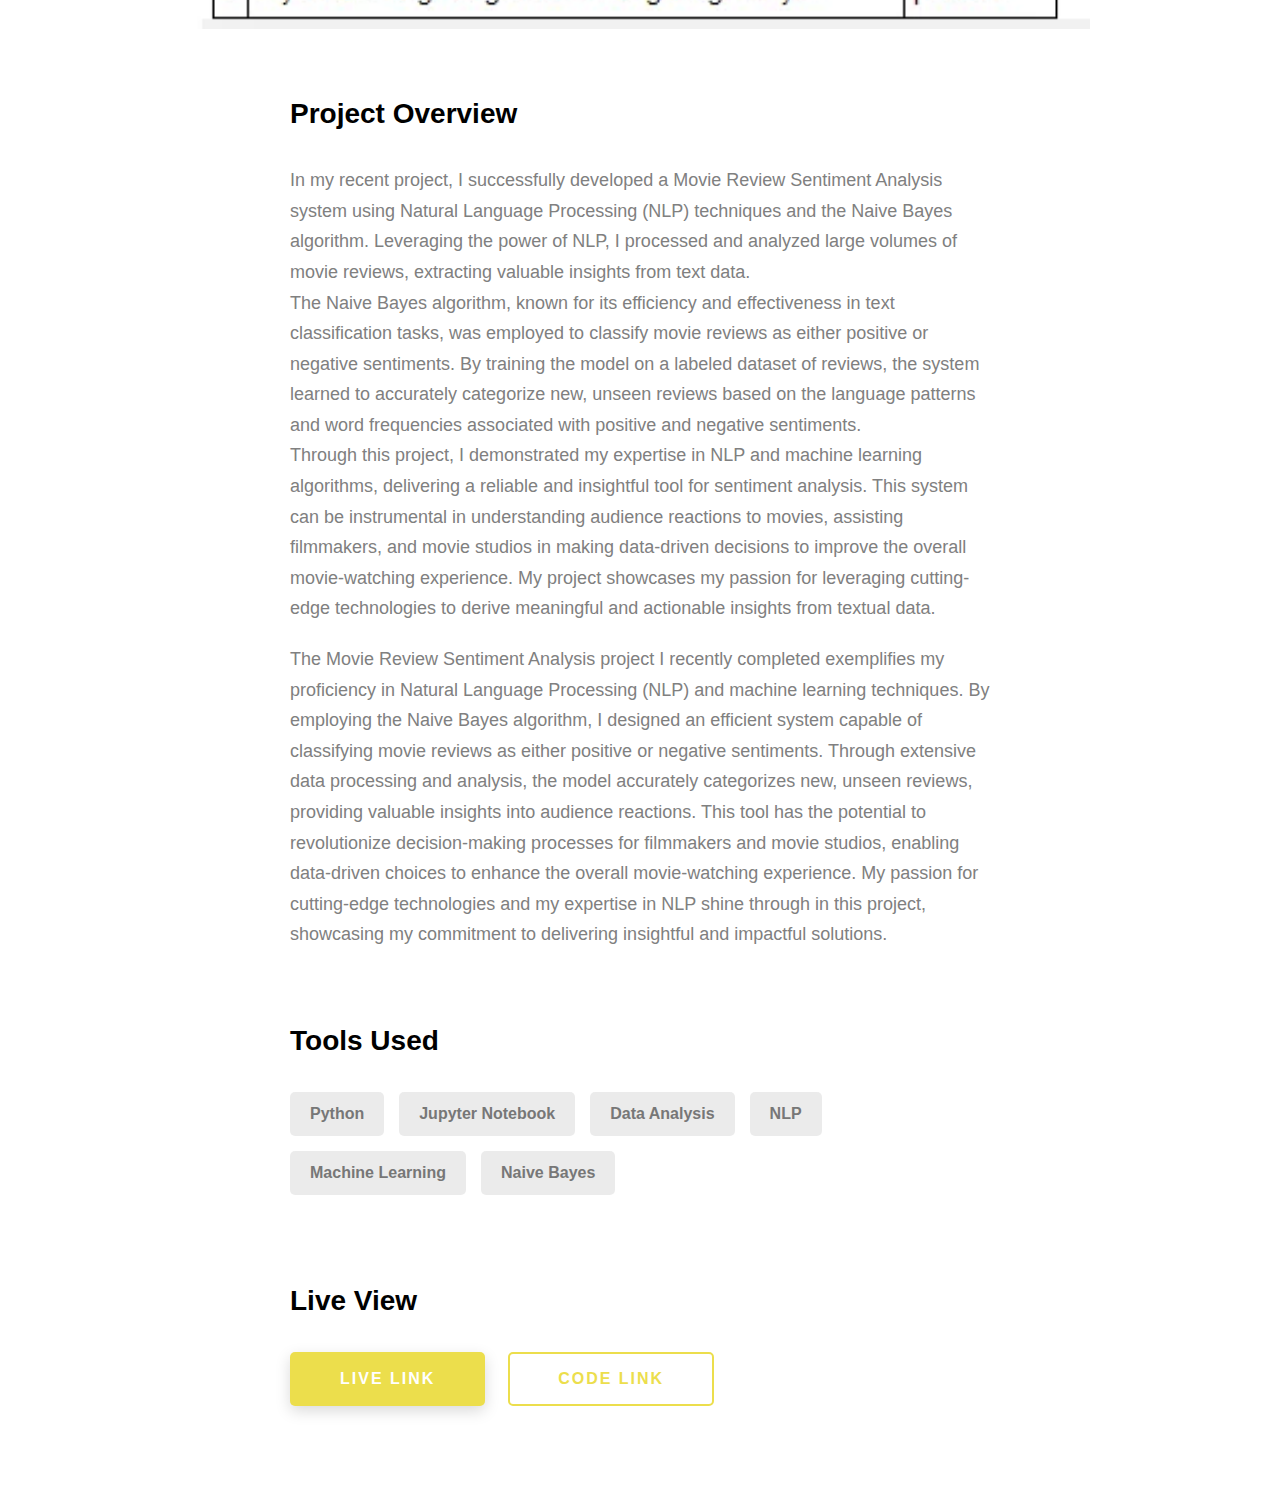
<file: project-3.html>
<!DOCTYPE html>
<html lang="en">
  <head>
    <title>Sentiment Analysis</title>
    <link rel="stylesheet" href="css/style.css" />

  </head>
  <body>
    <header class="header">
      <div class="header__content">
        <div class="header__logo-container">
          <div class="header__logo-img-cont">
            <img
              src="./assets/png/aditya-gupta.jpeg"
              alt="Aditya Gupta Logo Image"
              class="header__logo-img"
            />
          </div>
          <span class="header__logo-sub">Aditya Gupta</span>
        </div>
        <div class="header__main">
          <ul class="header__links">
            <li class="header__link-wrapper">
              <a href="./index.html" class="header__link"> Home </a>
            </li>
            <li class="header__link-wrapper">
              <a href="./index.html#about" class="header__link">About </a>
            </li>
            <li class="header__link-wrapper">
              <a href="./index.html#experience" class="header__link">
                Experience
              </a>
            </li>
            <li class="header__link-wrapper">
              <a href="./index.html#projects" class="header__link">
                Projects
              </a>
            </li>
            <li class="header__link-wrapper">
              <a href="./index.html#contact" class="header__link"> Resume </a>
            </li>
          </ul>
          <div class="header__main-ham-menu-cont">
            <img
              src="./assets/svg/ham-menu.svg"
              alt="hamburger menu"
              class="header__main-ham-menu"
            />
            <img
              src="./assets/svg/ham-menu-close.svg"
              alt="hamburger menu close"
              class="header__main-ham-menu-close d-none"
            />
          </div>
        </div>
      </div>
      <div class="header__sm-menu">
        <div class="header__sm-menu-content">
          <ul class="header__sm-menu-links">
            <li class="header__sm-menu-link">
              <a href="./index.html"> Home </a>
            </li>

            <li class="header__sm-menu-link">
              <a href="./index.html#about"> About </a>
            </li>
            <li class="header__sm-menu-link">
              <a href="./index.html#experience"> Experience </a>
            </li>
            <li class="header__sm-menu-link">
              <a href="./index.html#projects"> Projects </a>
            </li>

            <li class="header__sm-menu-link">
              <a href="./index.html#contact"> Resume </a>
            </li>
          </ul>
        </div>
      </div>
    </header>
    <section class="project-cs-hero">
      <div class="project-cs-hero__content">
        <h1 class="heading-primary">Movie Review Sentiment Analysis</h1>
        <div class="project-cs-hero__info">
          <p class="text-primary">
            Developed a Movie Review Sentiment Analysis system using Natural Language Processing (NLP)
            techniques and the Naive Bayes algorithm. Leveraging the power of NLP, I processed and analyzed large
            volumes of movie reviews, extracting valuable insights from text data.
          </p>
        </div>
        <div class="project-cs-hero__cta">
          <a href="https://movie-sentiment-analysis-demo.onrender.com/" class="btn btn--bg" target="_blank">Live Link</a>
        </div>
      </div>
    </section>
    <section class="project-details">
      <div class="main-container">
        <div class="project-details__content">
          <div class="project-details__showcase-img-cont">
            <img
              src="./assets/png/movie-review.png"
              alt="Project Image"
              class="project-details__showcase-img"
            />
          </div>
          <div class="project-details__content-main">
            <div class="project-details__desc">
              <h3 class="project-details__content-title">Project Overview</h3>
              <p class="project-details__desc-para">
                In my recent project, I successfully developed a Movie Review Sentiment Analysis system using Natural Language Processing (NLP) techniques and the Naive Bayes algorithm. Leveraging the power of NLP, I processed and analyzed large volumes of movie reviews, extracting valuable insights from text data.
                <br>
                The Naive Bayes algorithm, known for its efficiency and effectiveness in text classification tasks, was employed to classify movie reviews as either positive or negative sentiments. By training the model on a labeled dataset of reviews, the system learned to accurately categorize new, unseen reviews based on the language patterns and word frequencies associated with positive and negative sentiments.
                <br>
                Through this project, I demonstrated my expertise in NLP and machine learning algorithms, delivering a reliable and insightful tool for sentiment analysis. This system can be instrumental in understanding audience reactions to movies, assisting filmmakers, and movie studios in making data-driven decisions to improve the overall movie-watching experience. My project showcases my passion for leveraging cutting-edge technologies to derive meaningful and actionable insights from textual data.
              </p>
              <p class="project-details__desc-para">
                The Movie Review Sentiment Analysis project I recently completed exemplifies my proficiency in
                Natural Language Processing (NLP) and machine learning techniques.
                By employing the Naive Bayes algorithm, I designed an efficient system capable of classifying movie reviews
                as either positive or negative sentiments. Through extensive data processing and analysis,
                the model accurately categorizes new, unseen reviews, providing valuable insights into audience reactions.
                This tool has the potential to revolutionize decision-making processes for filmmakers and movie studios,
                enabling data-driven choices to enhance the overall movie-watching experience.
                My passion for cutting-edge technologies and my expertise in NLP shine through in this project,
                showcasing my commitment to delivering insightful and impactful solutions.
              </p>
            </div>
            <div class="project-details__tools-used">
              <h3 class="project-details__content-title">Tools Used</h3>
              <div class="skills">
                <div class="skills__skill">Python</div>
                <div class="skills__skill">Jupyter Notebook</div>
                <div class="skills__skill">Data Analysis</div>
                <div class="skills__skill">NLP</div>
                <div class="skills__skill">Machine Learning</div>
                <div class="skills__skill">Naive Bayes</div>
              </div>
            </div>
            <div class="project-details__links">
              <h3 class="project-details__content-title">Live View</h3>
              <a href="https://movie-sentiment-analysis-demo.onrender.com/"
                class="btn btn--med btn--theme project-details__links-btn"
                target="_blank"
                >Live Link</a
              >
              <a
                href="https://github.com/aadityazz/Movie-Sentiment-Analysis"
                class="btn btn--med btn--theme-inv project-details__links-btn"
                target="_blank"
                >Code Link</a
              >
            </div>
          </div>
        </div>
      </div>
    </section>

    <script src="./index.js"></script>
  </body>
</html>
</file>
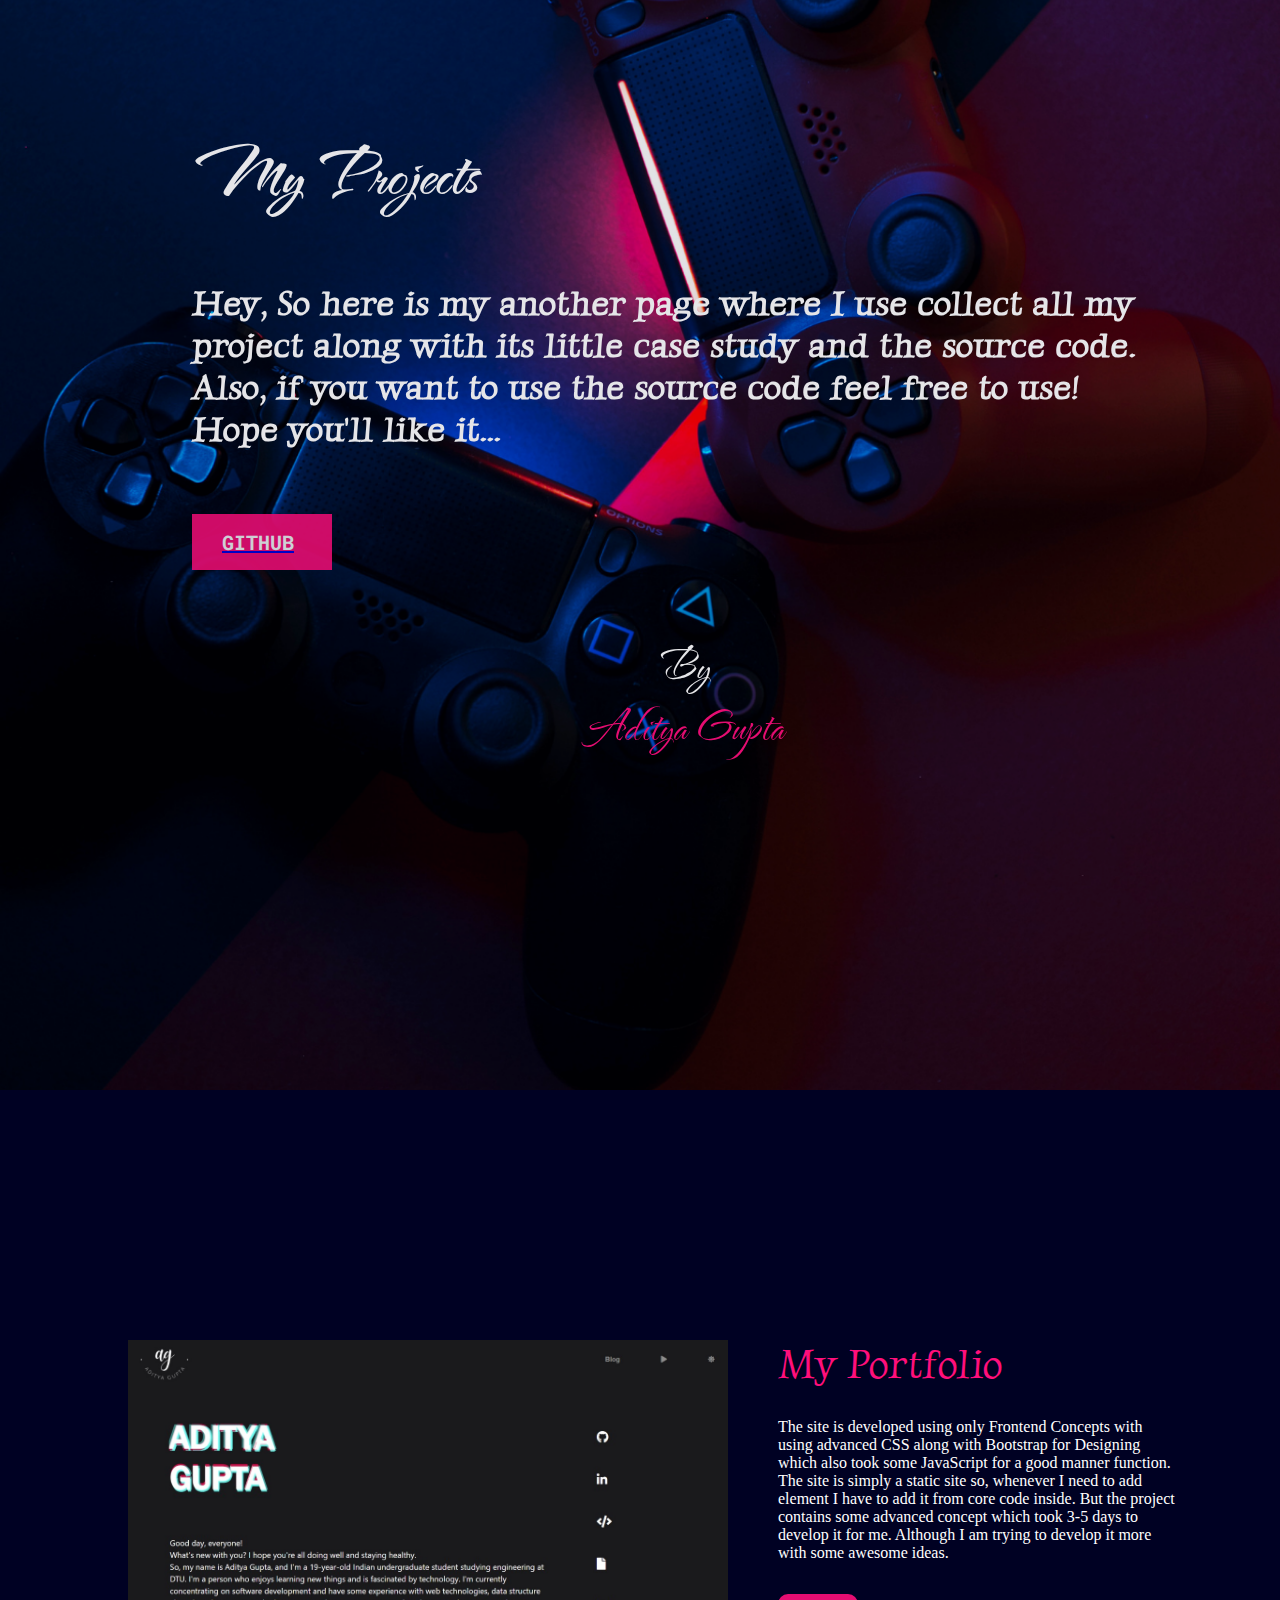
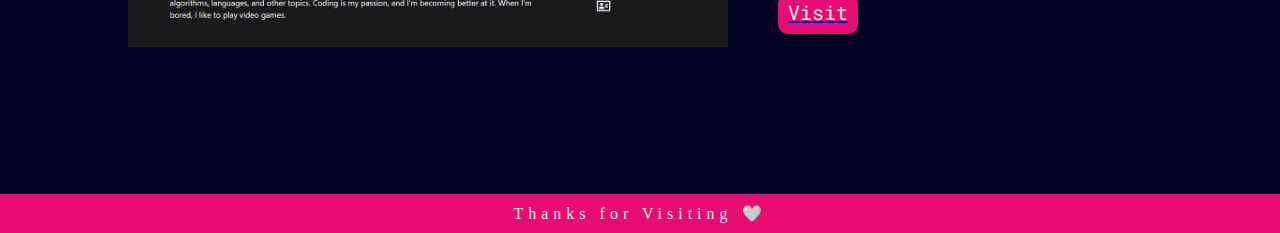
<file: projects.html>
<!DOCTYPE html>
<html lang="en">
<head>
    <meta charset="UTF-8">
    <title>Projects</title>
    <link rel="icon" href="Images/ico.png">
    <link rel = "stylesheet" type="text/css" href="Style/Projects.css">
</head>
<body>

<div class="Intro-project">
    <h1>My Projects</h1>
    <h3>Hey, So here is my another page where
        I use collect all my project along with its little case study and the source code.
        Also, if you want to use the source code feel free to use!
        <br>Hope you'll like it... </h3>
    <div class="github-button">
        <a href="https://github.com/aadityazz" title="GitHub" >
        <h6>GITHUB</h6>
        </a>
    </div>
    <div class="creadits-project">By</div>
    <div class="name-project">Aditya Gupta</div>
</div>

<div class="project-showcase">
    <span class="project-image">
        <img src="Images/portfolio-project.jpeg">
    </span>
    <span class="project-details">
        <div class="project-heading">My Portfolio</div>
        <div class="project-case-study">The site is developed using only Frontend Concepts with using
            advanced CSS along with Bootstrap for Designing which also took some JavaScript for a good
            manner function. The site is simply a static site so, whenever I need to add element I have
            to add it from core code inside. But the project contains some advanced concept which took
            3-5 days to develop it for me. Although I am trying to develop it more with some awesome ideas.
        </div>

        <a href="https://www.aditya-gupta.me/" >
        <div class="project-visitor">
            Visit
        </div>
        </a>
    </span>
</div>

<div class="project-footer">
    Thanks for Visiting 🤍
</div>
</body>
</html>
</file>
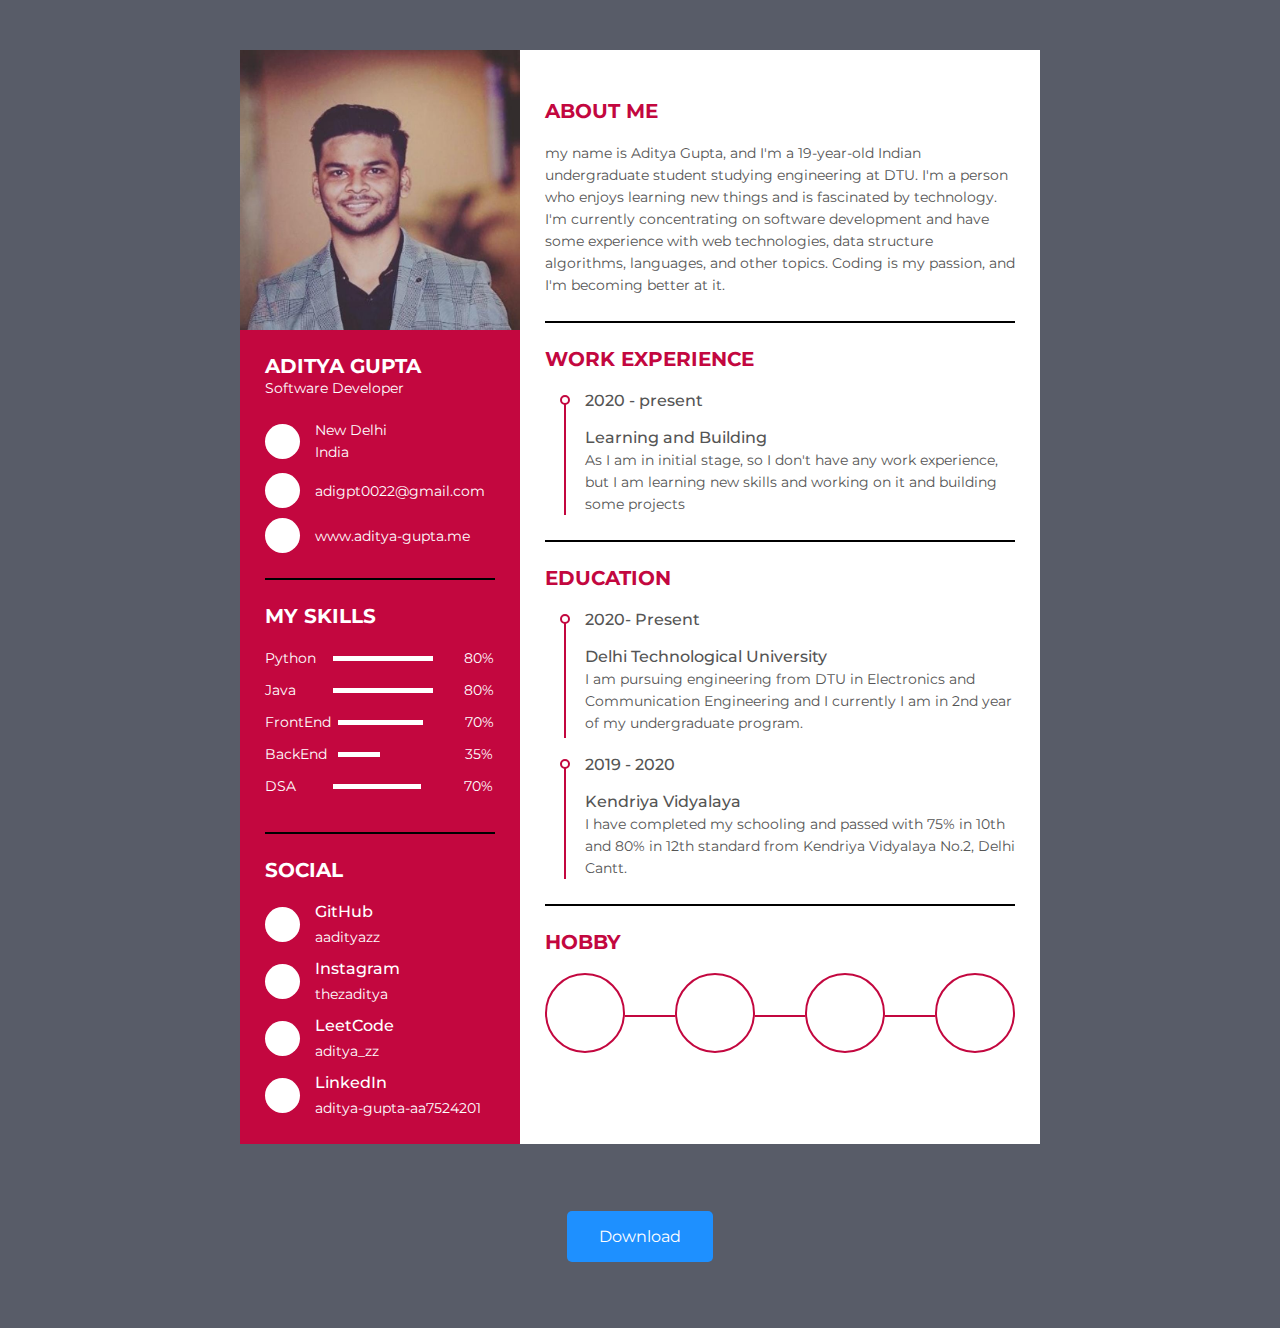
<file: resume.html>
<!DOCTYPE html>
<html lang="en">
<head>
    <meta charset="UTF-8">
    <title>My Resume</title>
    <link rel="icon" href="Images/ico.png">
    <link rel = "stylesheet" type="text/css" href="Style/resume.css">
    <link rel="stylesheet" href="https://use.fontawesome.com/releases/v5.5.0/css/all.css" integrity="sha384-B4dIYHKNBt8Bc12p+WXckhzcICo0wtJAoU8YZTY5qE0Id1GSseTk6S+L3BlXeVIU" crossorigin="anonymous">
</head>
<body>
<div class="resume">
    <div class="resume_left">
        <div class="resume_profile">
            <img src="Images/aditya.jpeg" alt="profile-pic">
        </div>
        <div class="resume_content">
            <div class="resume_item resume_info">
                <div class="title">
                    <p class="bold">Aditya Gupta</p>
                    <p class="regular">Software Developer</p>
                </div>
                <ul>
                    <li>
                        <div class="icon">
                            <i class="fas fa-map-signs"></i>
                        </div>
                        <div class="data">
                            New Delhi<br /> India
                        </div>
                    </li>
                    <li>
                        <div class="icon">
                            <i class="fas fa-envelope"></i>
                        </div>
                        <div class="data">
                            adigpt0022@gmail.com
                        </div>
                    </li>
                    <li>
                        <div class="icon">
                            <i class="fas fa-portrait"></i>
                        </div>
                        <div class="data">
                            www.aditya-gupta.me
                        </div>
                    </li>
                </ul>
            </div>
            <div class="resume_item resume_skills">
                <div class="title">
                    <p class="bold">My Skills</p>
                </div>
                <ul>
                    <li>
                        <div class="skill_name">
                            Python
                        </div>
                        <div class="skill_progress">
                            <span style="width: 80%;"></span>
                        </div>
                        <div class="skill_per">80%</div>
                    </li>
                    <li>
                        <div class="skill_name">
                            Java
                        </div>
                        <div class="skill_progress">
                            <span style="width: 80%;"></span>
                        </div>
                        <div class="skill_per">80%</div>
                    </li>
                    <li>
                        <div class="skill_name">
                            FrontEnd
                        </div>
                        <div class="skill_progress">
                            <span style="width: 70%;"></span>
                        </div>
                        <div class="skill_per">70%</div>
                    </li>
                    <li>
                        <div class="skill_name">
                            BackEnd
                        </div>
                        <div class="skill_progress">
                            <span style="width: 35%;"></span>
                        </div>
                        <div class="skill_per">35%</div>
                    </li>
                    <li>
                        <div class="skill_name">
                            DSA
                        </div>
                        <div class="skill_progress">
                            <span style="width: 70%;"></span>
                        </div>
                        <div class="skill_per">70%</div>
                    </li>
                </ul>
            </div>
            <div class="resume_item resume_social">
                <div class="title">
                    <p class="bold">Social</p>
                </div>
                <ul>
                    <li>
                        <div class="icon">
                            <a href="https://github.com/aadityazz"><i class="fab fa-github"></i></a>
                        </div>
                        <div class="data">
                            <p class="semi-bold">GitHub</p>
                            <p>aadityazz</p>
                        </div>
                    </li>
                    <li>
                        <div class="icon">
                            <a href="https://www.instagram.com/thezaditya/"><i class="fab fa-instagram"></i></a>
                        </div>
                        <div class="data">
                            <p class="semi-bold">Instagram</p>
                            <p>thezaditya</p>
                        </div>
                    </li>
                    <li>
                        <div class="icon">
                            <a href="https://leetcode.com/aditya_zz/"><i class="fas fa-laptop-code"></i></a>
                        </div>
                        <div class="data">
                            <p class="semi-bold">LeetCode</p>
                            <p>aditya_zz</p>
                        </div>
                    </li>
                    <li>
                        <div class="icon">
                            <a href="https://www.linkedin.com/in/aditya-gupta-aa7524201/"><i class="fab fa-linkedin"></i></a>
                        </div>
                        <div class="data">
                            <p class="semi-bold">LinkedIn</p>
                            <p>aditya-gupta-aa7524201</p>
                        </div>
                    </li>
                </ul>
            </div>
        </div>
    </div>
    <div class="resume_right">
        <div class="resume_item resume_about">
            <div class="title">
                <p class="bold">About Me</p>
            </div>
            <p>my name is Aditya Gupta, and I'm a 19-year-old Indian undergraduate student studying engineering at DTU.
                I'm a person who enjoys learning new things and is fascinated by technology.
                I'm currently concentrating on software development and have some experience with web technologies,
                data structure algorithms, languages, and other topics. Coding is my passion, and I'm becoming better at
                it.
            </p>
        </div>
        <div class="resume_item resume_work">
            <div class="title">
                <p class="bold">Work Experience</p>
            </div>
            <ul>
                <li>
                    <div class="date">2020 - present</div>
                    <div class="info">
                        <p class="semi-bold">Learning and Building</p>
                        <p>As I am in initial stage, so I don't have any work experience, but I am learning new skills
                            and working on it and building some projects
                        </p>
                    </div>
                </li>
            </ul>
        </div>
        <div class="resume_item resume_education">
            <div class="title">
                <p class="bold">Education</p>
            </div>
            <ul>
                <li>
                    <div class="date">2020- Present</div>
                    <div class="info">
                        <p class="semi-bold">Delhi Technological University</p>
                        <p>I am pursuing engineering from DTU in Electronics and Communication Engineering and
                            I currently I am in 2nd year of my undergraduate program. </p>
                    </div>
                </li>
                <li>
                    <div class="date">2019 - 2020</div>
                    <div class="info">
                        <p class="semi-bold">Kendriya Vidyalaya</p>
                        <p>I have completed my schooling and passed with 75% in 10th and 80% in 12th standard
                        from Kendriya Vidyalaya No.2, Delhi Cantt.</p>
                    </div>
                </li>
            </ul>
        </div>
        <div class="resume_item resume_hobby">
            <div class="title">
                <p class="bold">Hobby</p>
            </div>
            <ul>
                <li title="Gaming"><i class="fas fa-gamepad"></i></li>
                <li title="Musics"><i class="fas fa-music"></i></li>
                <li title="Movies"><i class="fas fa-laptop"></i></li>
                <li title="Sports"><i class="fas fa-running"></i></li>
            </ul>
        </div>
    </div>
</div>

<div class="btn-body">
    <a download href="My%20Resume.pdf" class="download-btn">Download</a>
</div>

</body>
</html>
</file>
<file: css/style.css>
/*
0 - 600px:      Phone
600 - 900px:    Tablet portrait
900 - 1200px:   Tablet landscape
[1200 - 1800] is where our normal styles apply
1800px + :      Big desktop
$breakpoint arguement choices:
- phone
- tab-port
- tab-land
- big-desktop

Inside media queries 1em is always 16px i.e 1em = 16px at every screen size only inside media queries
*/
*,
*::after,
*::before {
  margin: 0;
  padding: 0;
  box-sizing: inherit;
  font-family: inherit; }

html {
  font-size: 62.5%;
  scroll-behavior: smooth; }
  @media only screen and (max-width: 75em) {
    html {
      font-size: 59%; } }
  @media only screen and (max-width: 56.25em) {
    html {
      font-size: 56%; } }
  @media only screen and (min-width: 112.5em) {
    html {
      font-size: 65%; } }

body {
  box-sizing: border-box;
  position: relative;
  line-height: 1.5;
  font-family: sans-serif;
  overflow-x: hidden;
  overflow-y: scroll;
  font-family: 'Source Sans Pro', sans-serif; }

a {
  text-decoration: none;
  color: inherit; }

li {
  list-style: none; }

input:focus,
button:focus,
a:focus,
textarea:focus {
  outline: none; }

button {
  border: none;
  cursor: pointer; }

textarea {
  resize: none; }

.heading-primary {
  font-size: 6rem;
  text-transform: uppercase;
  letter-spacing: 3px;
  text-align: center; }
  @media only screen and (max-width: 37.5em) {
    .heading-primary {
      font-size: 4.5rem; } }

.heading-sec__mb-bg {
  margin-bottom: 11rem; }
  @media only screen and (max-width: 56.25em) {
    .heading-sec__mb-bg {
      margin-bottom: 8rem; } }

.heading-sec__mb-med {
  margin-bottom: 9rem; }
  @media only screen and (max-width: 56.25em) {
    .heading-sec__mb-med {
      margin-bottom: 8rem; } }

.heading-sec__main {
  display: block;
  font-size: 4rem;
  text-transform: uppercase;
  letter-spacing: 3px;
  text-align: center;
  margin-bottom: 3.5rem;
  position: relative; }
  .heading-sec__main--lt {
    color: #fff; }
    .heading-sec__main--lt::after {
      content: '';
      background: #fff !important; }
  .heading-sec__main::after {
    content: '';
    position: absolute;
    top: calc(100% + 1.5rem);
    height: 5px;
    width: 3rem;
    background: #fae822;
    left: 50%;
    transform: translateX(-50%);
    border-radius: 5px; }
    @media only screen and (max-width: 37.5em) {
      .heading-sec__main::after {
        top: calc(100% + 1.2rem); } }

.heading-sec__sub {
  display: block;
  text-align: center;
  color: #777;
  font-size: 2rem;
  font-weight: 500;
  max-width: 80rem;
  margin: auto;
  line-height: 1.6; }
  @media only screen and (max-width: 37.5em) {
    .heading-sec__sub {
      font-size: 1.8rem; } }
  .heading-sec__sub--lt {
    color: #eee; }

.heading-sm {
  font-size: 2.2rem;
  text-transform: uppercase;
  letter-spacing: 1px; }

.main-container {
  max-width: 120rem;
  margin: auto;
  width: 92%; }

.btn {
  background: #fff;
  color: #333;
  text-transform: uppercase;
  letter-spacing: 2px;
  display: inline-block;
  font-weight: 700;
  border-radius: 5px;
  box-shadow: 0 5px 15px 0 rgba(0, 0, 0, 0.15);
  transition: transform .3s; }
  .btn:hover {
    transform: translateY(-3px); }
  .btn--bg {
    padding: 1.5rem 8rem;
    font-size: 2rem; }
  .btn--med {
    padding: 1.5rem 5rem;
    font-size: 1.6rem; }
  .btn--theme {
    background: #ecde4c;
    color: #fff; }
  .btn--theme-inv {
    color: #ecde4c;
    background: #fff;
    border: 2px solid #ecde4c;
    box-shadow: none;
    padding: calc(1.5rem - 2px) calc(5rem - 2px); }

.sec-pad {
  padding: 12rem 0; }
  @media only screen and (max-width: 56.25em) {
    .sec-pad {
      padding: 8rem 0; } }

.text-primary {
  color: #fff;
  font-size: 2.2rem;
  text-align: center;
  width: 100%;
  line-height: 1.6; }
  @media only screen and (max-width: 37.5em) {
    .text-primary {
      font-size: 2rem; } }

.d-none {
  display: none; }

.home-hero {
  color: #fff;
  background: linear-gradient(to right, rgba(40, 39, 31, 0.8), rgba(40, 39, 31, 0.8)), url(../../assets/svg/common-bg.svg);
  background-position: center;
  height: 100vh;
  min-height: 80rem;
  max-height: 120rem;
  position: relative; }
  @media only screen and (max-width: 37.5em) {
    .home-hero {
      height: unset;
      min-height: unset; } }
  .home-hero__socials {
    position: absolute;
    top: 50%;
    border: 2px solid #eee;
    border-left: 2px solid #eee;
    transform: translateY(-50%); }
    @media only screen and (max-width: 56.25em) {
      .home-hero__socials {
        display: none; } }
  .home-hero__mouse-scroll-cont {
    position: absolute;
    bottom: 3%;
    left: 50%;
    transform: translateX(-50%); }
    @media only screen and (max-width: 37.5em) {
      .home-hero__mouse-scroll-cont {
        display: none; } }
  .home-hero__social {
    width: 5rem; }
  .home-hero__social-icon-link {
    width: 100%;
    display: block;
    padding: 1.2rem;
    border-bottom: 2px solid #eee;
    transition: background .3s; }
    .home-hero__social-icon-link:hover {
      background: rgba(255, 255, 255, 0.1); }
    .home-hero__social-icon-link--bd-none {
      border-bottom: 0; }
  .home-hero__social-icon {
    width: 100%; }
  .home-hero__content {
    position: absolute;
    top: 50%;
    left: 50%;
    transform: translate(-50%, -50%);
    max-width: 90rem;
    width: 92%; }
    @media only screen and (max-width: 37.5em) {
      .home-hero__content {
        padding: 19rem 0 13rem 0;
        margin: auto;
        position: static;
        transform: translate(0, 0); } }
  .home-hero__info {
    margin: 3rem auto 0 auto;
    max-width: 80rem; }
  .home-hero__cta {
    margin-top: 5rem;
    text-align: center; }

.about {

  background: #fff; }
  .about__content {
    display: grid;
    grid-template-columns: 1fr 1fr;
    grid-gap: 10rem; }
    @media only screen and (max-width: 56.25em) {
      .about__content {
        grid-template-columns: 1fr;
        grid-gap: 8rem; } }
    .about__content-title {
      font-weight: 700;
      font-size: 2.8rem;
      margin-bottom: 3rem; }
      @media only screen and (max-width: 37.5em) {
        .about__content-title {
          font-size: 2.4rem; } }
    .about__content-details-para {
      font-size: 1.8rem;
      color: grey;
      max-width: 60rem;
      line-height: 1.7;
      margin-bottom: 1rem; }
      .about__content-details-para--hl {
        font-weight: 700;
        margin: 0 3px; }
      .about__content-details-para:last-child {
        margin-bottom: 4rem; }

.projects__row {
  display: grid;
  grid-template-columns: 1.5fr 1fr;
  grid-gap: 5rem;
  margin-bottom: 11rem; }
  @media only screen and (max-width: 56.25em) {
    .projects__row {
      grid-template-columns: 1fr;
      grid-gap: 2rem;
      margin-bottom: 8rem; } }
  @media only screen and (max-width: 56.25em) {
    .projects__row {
      text-align: center; } }
  .projects__row:last-child {
    margin-bottom: 0; }
  .projects__row-img-cont {
    overflow: hidden; }
  .projects__row-img {
    width: 100%;
    display: block;
    object-fit: cover; }
  .projects__row-content {
    padding: 2rem 0;
    display: flex;
    justify-content: center;
    flex-direction: column;
    align-items: flex-start; }
    @media only screen and (max-width: 56.25em) {
      .projects__row-content {
        align-items: center; } }
    .projects__row-content-title {
      font-weight: 700;
      font-size: 2.8rem;
      margin-bottom: 2rem; }
      @media only screen and (max-width: 37.5em) {
        .projects__row-content-title {
          font-size: 2.4rem; } }
    .projects__row-content-desc {
      font-size: 1.8rem;
      color: grey;
      max-width: 60rem;
      line-height: 1.7;
      margin-bottom: 3rem; }
      @media only screen and (max-width: 37.5em) {
        .projects__row-content-desc {
          font-size: 1.7rem; } }

.contact {

  background: linear-gradient(to right, rgba(40, 39, 31, 0.8), rgba(40, 39, 31, 0.8)), url(../../assets/svg/common-bg.svg);
  background-size: cover;
  background-position: center; }
  .contact__form-container {
    box-shadow: 0 0 10px rgba(0, 0, 0, 0.1);
    background: white;
    padding: 4rem;
    margin-top: 6rem;
    max-width: 80rem;
    text-align: right;
    width: 95%;
    border-radius: 5px;
    margin: 5rem auto 0 auto; }
    @media only screen and (max-width: 37.5em) {
      .contact__form-container {
        padding: 3rem; } }
  .contact__form-field {
    margin-bottom: 4rem; }
    @media only screen and (max-width: 37.5em) {
      .contact__form-field {
        margin-bottom: 3rem; } }
  .contact__form-label {
    color: #eee;
    font-size: 1.4rem;
    letter-spacing: 1px;
    font-weight: 700;
    margin-bottom: 1rem;
    display: block;
    text-align: left; }
  .contact__form-input {
    color: #333;
    padding: 2rem;
    width: 100%;
    border: 1px solid #eee;
    font-size: 1.6rem;
    letter-spacing: 0px;
    background: #eee;
    border-radius: 5px;
    font-weight: 600;
    /* Code for Modern Browsers */
    /* Code for WebKit, Blink, Edge */
    /* Code for Internet Explorer 10-11 */
    /* Code for Microsoft Edge */
    /* Code for Mozilla Firefox 4 to 18 */
    /* Code for Mozilla Firefox 19+ */ }
    .contact__form-input::placeholder {
      color: #eee;
      font-weight: 600;
      font-size: 1.6rem; }
    .contact__form-input::-webkit-input-placeholder {
      color: #eee;
      font-weight: 600;
      font-size: 1.6rem; }
    .contact__form-input:-ms-input-placeholder {
      color: #eee;
      font-weight: 600;
      font-size: 1.6rem; }
    .contact__form-input::-ms-input-placeholder {
      color: #eee;
      font-weight: 600;
      font-size: 1.6rem; }
    .contact__form-input:-moz-placeholder {
      opacity: 1;
      color: #eee;
      font-weight: 600;
      font-size: 1.6rem; }
    .contact__form-input::-moz-placeholder {
      opacity: 1;
      color: #eee;
      font-weight: 600;
      font-size: 1.6rem; }
  .contact__btn {
    width: 30%;
    padding: 2rem 4rem;
    font-size: 1.6rem; }
    @media only screen and (max-width: 37.5em) {
      .contact__btn {
        width: 100%; } }

.project-cs-hero {
  color: #fff;
  background: linear-gradient(to right, rgba(40, 39, 31, 0.8), rgba(40, 39, 31, 0.8)), url(../../assets/svg/common-bg.svg);
  background-size: cover;
  background-position: center;
  position: relative; }
  @media only screen and (max-width: 37.5em) {
    .project-cs-hero {
      height: unset;
      min-height: unset; } }
  .project-cs-hero__content {
    padding: 25rem 0 17rem 0;
    max-width: 90rem;
    width: 92%;
    margin: auto; }
    @media only screen and (max-width: 37.5em) {
      .project-cs-hero__content {
        padding: 19rem 0 13rem 0;
        margin: auto;
        position: static;
        transform: translate(0, 0); } }
  .project-cs-hero__info {
    margin: 3rem auto 0 auto;
    max-width: 80rem; }
  .project-cs-hero__cta {
    margin-top: 5rem;
    text-align: center; }

.project-details__content {
  padding: 8rem 0;
  max-width: 90rem;
  margin: auto; }
  .project-details__content-title {
    font-weight: 700;
    font-size: 2.8rem;
    margin-bottom: 3rem; }
    @media only screen and (max-width: 37.5em) {
      .project-details__content-title {
        font-size: 2.4rem; } }

.project-details__showcase-img-cont {
  width: 100%;
  margin-bottom: 6rem; }

.project-details__showcase-img {
  width: 100%; }

.project-details__content-main {
  width: 100%;
  max-width: 70rem;
  margin: auto; }

.project-details__desc {
  margin: 0 0 7rem 0; }
  .project-details__desc-para {
    font-size: 1.8rem;
    line-height: 1.7;
    color: grey;
    margin-bottom: 2rem; }

.project-details__tools-used {
  margin: 0 0 7rem 0; }
  .project-details__tools-used-list {
    display: flex;
    flex-wrap: wrap; }
  .project-details__tools-used-item {
    padding: 1rem 2rem;
    margin-bottom: 1.5rem;
    margin-right: 1.5rem;
    font-size: 1.6rem;
    background: rgba(153, 153, 153, 0.2);
    border-radius: 5px;
    font-weight: 600;
    color: #777; }

.project-details__links {
  margin: 0 0; }
  .project-details__links-btn {
    margin-right: 2rem; }
    @media only screen and (max-width: 37.5em) {
      .project-details__links-btn {
        margin-right: 0;
        width: 70%;
        margin-bottom: 2rem;
        text-align: center; } }
    .project-details__links-btn:last-child {
      margin: 0; }
      @media only screen and (max-width: 37.5em) {
        .project-details__links-btn:last-child {
          margin: 0; } }

.header {
  position: fixed;
  width: 100%;
  z-index: 1000;

  background: #fff;
  box-shadow: 0 10px 100px rgba(0, 0, 0, 0.1); }
  .header__content {
    display: flex;
    align-items: center;
    justify-content: space-between;
    padding: 1rem 5rem; }
    @media only screen and (max-width: 56.25em) {
      .header__content {
        padding: 0 2rem; } }
  .header__logo-container {
    display: flex;
    align-items: center;
    cursor: pointer;
    color: #333;
    transition: color .3s; }
    .header__logo-container:hover {
      color: #fae822; }
  .header__logo-img-cont {
    width: 5rem;
    height: 5rem;
    border-radius: 50px;
    overflow: hidden;
    margin-right: 1.5rem;
    background: #fae822; }
    @media only screen and (max-width: 56.25em) {
      .header__logo-img-cont {
        width: 4.5rem;
        height: 4.5rem;
        margin-right: 1.2rem; } }
  .header__logo-img {
    width: 100%;
    height: 100%;
    object-fit: cover;
    object-position: center;
    display: block; }
  .header__logo-sub {
    font-size: 1.8rem;
    text-transform: uppercase;
    font-weight: 700;
    letter-spacing: 1px; }
  .header__links {
    display: flex; }
    @media only screen and (max-width: 37.5em) {
      .header__links {
        display: none; } }
  .header__link {
    padding: 2.2rem 3rem;
    display: inline-block;
    font-size: 1.6rem;
    color: #333;
    text-transform: uppercase;
    letter-spacing: 1px;
    font-weight: 700;
    transition: color .3s; }
    .header__link:hover {
      color: #fae822; }
    @media only screen and (max-width: 56.25em) {
      .header__link {
        padding: 3rem 1.8rem;
        font-size: 1.5rem; } }
  .header__main-ham-menu-cont {
    display: none;
    width: 3rem;
    padding: 2.2rem 0; }
    @media only screen and (max-width: 37.5em) {
      .header__main-ham-menu-cont {
        display: block; } }
  .header__main-ham-menu {
    width: 100%; }
  .header__main-ham-menu-close {
    width: 100%; }
  .header__sm-menu {
    background: #fff;
    position: absolute;
    width: 100%;
    top: 100%;
    visibility: hidden;
    opacity: 0;
    transition: all .3s;
    box-shadow: 0px 5px 5px 0px rgba(0, 0, 0, 0.1);
    -webkit-box-shadow: 0px 5px 5px 0px rgba(0, 0, 0, 0.1);
    -moz-box-shadow: 0px 5px 5px 0px rgba(0, 0, 0, 0.1); }
    .header__sm-menu--active {
      visibility: hidden;
      opacity: 0; }
      @media only screen and (max-width: 37.5em) {
        .header__sm-menu--active {
          visibility: visible;
          opacity: 1; } }
  .header__sm-menu-link a {
    display: block;
    text-decoration: none;
    padding: 2.5rem 3rem;
    font-size: 1.6rem;
    color: #333;
    text-align: right;
    border-bottom: 1px solid #eee;
    font-weight: 700;
    text-transform: uppercase;
    letter-spacing: 2px;
    transition: color .3s; }
    .header__sm-menu-link a:hover {
      color: #fae822; }
  .header__sm-menu-link:first-child a {
    border-top: 1px solid #eee; }
  .header__sm-menu-link-last {
    border-bottom: 0; }

.main-footer {
  background: #000;
  color: #fff; }
  .main-footer__upper {
    display: flex;
    justify-content: space-between;
    padding: 8rem 0; }
    @media only screen and (max-width: 56.25em) {
      .main-footer__upper {
        padding: 6rem 0; } }
    @media only screen and (max-width: 37.5em) {
      .main-footer__upper {
        display: block; } }
  .main-footer__row-1 {
    order: 2; }
    @media only screen and (max-width: 56.25em) {
      .main-footer__row-1 {
        margin-bottom: 5rem; } }
  .main-footer__row-2 {
    width: 40%;
    order: 1;
    max-width: 50rem; }
    @media only screen and (max-width: 56.25em) {
      .main-footer__row-2 {
        width: 100%; } }
  .main-footer__short-desc {
    margin-top: 2rem;
    color: #eee;
    font-size: 1.5rem;
    line-height: 1.7; }
  .main-footer__social-cont {
    margin-top: 2rem; }
  .main-footer__icon {
    margin-right: 1rem;
    width: 2.5rem; }
    .main-footer__icon--mr-none {
      margin-right: 0; }
  .main-footer__lower {
    padding: 4rem 0;
    border-top: 1px solid #444;
    color: #eee;
    font-size: 1.2rem;
    text-align: left;
    text-align: center; }
    .main-footer__lower a {
      text-decoration: underline;
      font-weight: bold;
      margin-left: 2px; }
    @media only screen and (max-width: 56.25em) {
      .main-footer__lower {
        padding: 3.5rem 0; } }


.center-container {
  padding-top: 50px;
  display: flex;
  justify-content: center;
  align-items: center;
}

.pdf-view {
  width: 100%;
  max-width: 800px; /* Set a max-width for the iframe container */
  margin: 0 auto; /* Center the iframe container horizontally */
  box-shadow: 0 2px 5px rgba(0, 0, 0, 0.1); /* Add a box shadow for a subtle effect */
}

iframe {
  display: block; /* Ensure iframe takes up full width within its container */
  border: none; /* Remove iframe border */
  width: 100%;
  height: 500px;
}


.skills {
  display: flex;
  flex-wrap: wrap; }
  .skills__skill {
    padding: 1rem 2rem;
    margin-bottom: 1.5rem;
    margin-right: 1.5rem;
    font-size: 1.6rem;
    background: rgba(153, 153, 153, 0.2);
    border-radius: 5px;
    font-weight: 600;
    color: #777; }

.mouse {
  width: 25px;
  height: 40px;
  border: 2px solid #eee;
  border-radius: 60px;
  position: relative;
  overflow: hidden; }
  .mouse::before {
    content: '';
    width: 5px;
    height: 5px;
    position: absolute;
    top: 7px;
    left: 50%;
    transform: translateX(-50%);
    background-color: #eee;
    border-radius: 50%;
    opacity: 1;
    animation: wheel 1.3s infinite;
    -webkit-animation: wheel 1.3s infinite; }

/* Experience Section */
#experience {
  background-color: #f7f7f7;

  padding: 12rem 0 6rem;
}

.experience {
  display: flex;
  flex-direction: column;
  align-items: center;
}

.heading-sec__main {
  font-size: 3.5rem;
  color: #333;
}

.heading-sec__sub {
  font-size: 1.8rem;
  color: #777;
  max-width: 80rem;
  text-align: center;
  margin-top: 2rem;
}

.experience__content {
  margin-top: 4rem;
  display: flex;
  flex-wrap: wrap;
  justify-content: center;
  gap: 2rem;

}



.experience__item {
  background-color: #fff;
  border-radius: 10px;
  box-shadow: 0 2px 10px rgba(0, 0, 0, 0.1);
  padding: 2.5rem;
  width: 800px;
}

.experience__item-title {
  font-size: 2.2rem;
  font-weight: bold;
  color: #333;
}

.experience__item-company {
  font-size: 1.8rem;
  color: #666;
  margin-top: 1rem;
}

.experience__item-header {
  display: flex;
  align-items: center;
}

.experience__item-logo {
  width: 80px; /* Adjust the width and height to fit your logo size */
  height: 80px;
  margin-right: 15px; /* Adjust the spacing between the logo and text */
}


.experience__item-details {
  font-size: 1.6rem;
  color: #666;
  margin-top: 1.5rem;
}

.experience__item-desc{
  font-size: 1.6rem;
  color: #444;
  margin-top: 1.5rem;
}

.experience__item-desc-li{
  list-style: disc;
  margin-left: 20px;
  font-size: 1.6rem;
  color: #444;
}

.resume{
  color: #eeeeee;
}

.resume-desc{
  color: #eeeeee;
}

/* Gradient button style */
.gradient-btn {
  display: inline-block;
  padding: 1rem 3rem;
  background-image: linear-gradient(135deg, #fae822, #f07147);
  color: #fff;
  font-size: 1.6rem;
  border-radius: 5px;
  text-transform: uppercase;
  letter-spacing: 1px;
  text-decoration: none;
  transition: all 0.3s;
}

.gradient-btn:hover {
  transform: translateY(-3px);
  box-shadow: 0 2px 5px rgba(0, 0, 0, 0.2);
}

/* Responsive Styles */
@media only screen and (max-width: 768px) {
  .heading-sec__main {
    font-size: 3rem;
  }

  .experience__item {
    width: 100%;
  }
}


@keyframes wheel {
  to {
    opacity: 0;
    top: 27px; } }

@-webkit-keyframes wheel {
  to {
    opacity: 0;
    top: 27px; } }
</file>
<file: Style/comingup.css>
@import url("https://fonts.googleapis.com/css?family=Poppins:200,300,400,500,600,700,800,900&display=swap");
*{
    margin: 0;
    padding: 0;
    box-sizing: border-box;
    font-family: 'Poppins', sans-serif;
}
body{
    display: flex;
    justify-content: center;
    align-items: center;
    min-height: 100vh;
    background: linear-gradient(#181717, #4f4c4c);;
}
.container{
    display: flex;
    justify-content: center;
    align-items: center;
    flex-wrap: wrap;
}
.container h3{
    position: relative;
    display: inline-block;
    padding: 15px 30px;
    border: 2px solid #0f0;
    text-transform: uppercase;
    font-weight: 600;
    letter-spacing: 2px;
    color: white;
    transition: 0s;
}
.container h3:hover{
    transition-delay: 0.5s;
    box-shadow: 0 0 10px #00ff00,
    0 0 20px #00ff00,
    0 0 40px #00ff00,
    0 0 80px #00ff00,
    0 0 160px #00ff00;

}
.container h3 span:hover{
    position: relative;
    z-index: 10;
}
.container h3:nth-child(1){
    filter: hue-rotate(80deg);
}
.container h3:hover::before{
    width: 60%;
    height: 100%;
    left: -2px;
    box-shadow: 5px 0 0 #00ff00,
    5px 0 0 #00ff00;
    transition-delay: 0s, 0.5s, 1s, 1s;
}
.container h3:hover::after{
    width: 60%;
    height: 100%;
    right: -2px;
    box-shadow: -5px 0 0 #00ff00,
    -5px 0 0 #00ff00;
    transition-delay: 0s, 0.5s, 1s, 1s;
}
</file>
<file: Style/Projects.css>
@import url('https://fonts.googleapis.com/css2?family=Fira+Sans:wght@600&family=Luxurious+Roman&family=The+Nautigal:wght@700&display=swap');
@import url('https://fonts.googleapis.com/css2?family=Fira+Sans:wght@600&family=The+Nautigal:wght@700&display=swap');
@import url('https://fonts.googleapis.com/css2?family=Fira+Sans:wght@600&family=Luxurious+Roman&family=Roboto+Mono:ital,wght@1,700&family=The+Nautigal:wght@700&display=swap');

* {
    margin: 0;
    padding: 0;
    box-sizing: border-box;
    list-style: none;
    font-family: "Montserrat", sans-serif;
}

body{
    background: linear-gradient(to right, rgb(0, 1, 35) 0%, rgb(0, 1, 35) 100%);
}

.Intro-project{
    padding-left: 15%;
    padding-right: 8%;
    background-image: url('/Images/projects.png');
    height: 140vh;
    background-repeat: no-repeat;
    background-size: cover;
    background-position: center;
    background-attachment: fixed;
    opacity: 0.9;
}

.Intro-project h1{
    opacity: 1;
    font-size: 75px;
    -webkit-font-smoothing: subpixel-antialiased;
    font-family: The Nautigal;
    color: white;
    padding-top: 8rem;
}
.Intro-project h3{
    opacity: 1;
    font-size: 35px;
    font-family: Luxurious Roman;
    color: white;
    padding-top: 4rem;
}
.github-button{
    opacity: 1;
    width: 140px;
    height: 40px;
}
.Intro-project h6{
    font-family: Roboto Mono;
    font-size: 20px;
    padding: 15px 30px;
    margin-top: 4rem;
    margin-bottom: 2rem;
    background-color: #ff0f7b;
    opacity: 0.9;
    color: white;
    text-decoration: none !important;
    cursor: pointer;
}
.Intro-project h6:hover{
    animation: animate linear 100ms 1 normal forwards;
    opacity: 1;
}

@keyframes animate {
    0%{
        border-radius: 0;
    }
    100%{
        border-radius: 15px 50px;
    }
}

.creadits-project{
    text-align: center;
    margin-top: 5rem;
    font-size: 50px;
    font-family: The Nautigal;
    color: white;
}
.name-project{
    text-align: center;
    font-size: 50px;
    font-family: The Nautigal;
    color: #ff0f7b;
}
.name-project:hover{
    animation: incre-aser linear 100ms 1 normal forwards;
}

@keyframes incre-aser {
    0%{
        font-size: 50px;
    }
    100%{
        font-size: 60px;
        letter-spacing: 5px;
    }
}

.project-showcase{
    display: flex;
    margin-top: 5rem;
    padding-bottom: 5rem;
}
.project-heading{
    color: #ff0f7b;
    font-family: Luxurious Roman;
    font-size: 40px;
    margin-left: 50px;
}
.project-image{
    margin-left: 10%;
    height: 20px;
    padding-bottom: 5rem;
}
.project-image img{
    width: 600px;
}
.project-case-study{
    margin-right: 100px;
    padding-top: 30px;
    margin-left: 50px;
    color: white;
    font-family: Georgia;
}
.project-visitor{
    font-family: Roboto Mono;
    font-size: 20px;
    padding-top: 5px;
    padding-right: 5px;
    padding-left: 10px;
    margin-left: 50px;
    margin-top: 2rem;
    background-color: #ff0f7b;
    width: 80px;
    height: 40px;
    border-radius: 10px;
    color: white;
    text-decoration: none;
    cursor: pointer;
    opacity: 0.9;
}
.project-visitor:hover{
    opacity: 1;
}

@media (max-width: 1100px) {
    .project-showcase{
        margin-top: 5rem;
        padding-bottom: 5rem;
        display: table-row-group;
    }
    .project-image{
        margin-left: 10%;
        height: 20px;
        padding-bottom: 5rem;
        padding-top: 4rem;
    }
    .project-heading{
        margin-top: 20px;
        color: #ff0f7b;
        font-family: Luxurious Roman;
        font-size: 40px;
        margin-left: 10%;
    }
    .project-case-study{
        margin-right: 100px;
        padding-top: 30px;
        margin-left: 10%;
        color: white;
        font-family: Georgia;
    }
    .project-visitor{
        font-family: Roboto Mono;
        font-size: 20px;
        padding-top: 5px;
        padding-right: 5px;
        padding-left: 10px;
        margin-left: 10%;
        margin-top: 2rem;
        background-color: #ff0f7b;
        width: 80px;
        height: 40px;
        border-radius: 10px;
        color: white;
        text-decoration: none !important;
        cursor: pointer;
        opacity: 0.9;
    }
    .project-visitor:hover{
        opacity: 1;
    }
    .project-image img{
        width: 800px;
    }
    @media (max-width: 950px) {
        .project-image img{
            width: 700px;
        }
    }
    @media (max-width: 850px) {
        .project-image img{
            width: 600px;
        }
    }
    @media (max-width: 850px) {
        .project-image img{
            width: 500px;
        }
    }
    @media (max-width: 750px) {
        .project-image img{
            width: 500px;
        }
    }
    @media (max-width: 650px) {
        .project-image img{
            width: 420px;
        }
    }
}

.project-footer{
    margin-top: 5rem;
    background-color: #ff0f7b;
    color: white;
    padding-top: 10px;
    padding-bottom: 10px;
    text-align: center;
    opacity: 0.9;
    font-family: "Franklin Gothic Medium";
    letter-spacing: 5px;
}

.project-footer:hover{
    margin-top: 5rem;
    background-color: #ff0f7b;
    color: white;
    padding-top: 10px;
    padding-bottom: 10px;
    text-align: center;
    opacity: 1;
    font-family: "Franklin Gothic Medium";
    letter-spacing: 5px;
}
</file>
<file: Style/resume.css>
@import url("https://fonts.googleapis.com/css?family=Montserrat:400,500,700&display=swap");

* {
    margin: 0;
    padding: 0;
    box-sizing: border-box;
    list-style: none;
    font-family: "Montserrat", sans-serif;
}

body {
    background: #585c68;
    font-size: 14px;
    line-height: 22px;
    color: #555555;
}

.bold {
    font-weight: 700;
    font-size: 20px;
    text-transform: uppercase;
}

.semi-bold {
    font-weight: 500;
    font-size: 16px;
}

.resume {
    width: 800px;
    height: auto;
    display: flex;
    margin: 50px auto;
}

.resume .resume_left {
    width: 280px;
    background: #C3073F;
}

.resume .resume_left .resume_profile {
    width: 100%;
    height: 280px;
}

.resume .resume_left .resume_profile img {
    width: 100%;
    height: 100%;
}

.resume .resume_left .resume_content {
    padding: 0 25px;
}

.resume .title {
    margin-bottom: 20px;
}

.resume .resume_left .bold {
    color: #fff;
}

.resume .resume_left .regular {
    color: white;
}

.resume .resume_item {
    padding: 25px 0;
    border-bottom: 2px solid black;
}

.resume .resume_left .resume_item:last-child,
.resume .resume_right .resume_item:last-child {
    border-bottom: 0px;
}

.resume .resume_left ul li {
    display: flex;
    margin-bottom: 10px;
    align-items: center;
}

.resume .resume_left ul li:last-child {
    margin-bottom: 0;
}

.resume .resume_left ul li .icon {
    width: 35px;
    height: 35px;
    background: #fff;
    color: #C3073F;
    border-radius: 50%;
    margin-right: 15px;
    font-size: 16px;
    position: relative;
}

.resume .icon i,
.resume .resume_right .resume_hobby ul li i {
    position: absolute;
    top: 50%;
    left: 50%;
    transform: translate(-50%, -50%);
}

.resume .resume_left ul li .data {
    color: white;
}

.resume .resume_left .resume_skills ul li {
    display: flex;
    margin-bottom: 10px;
    color: white;
    justify-content: space-between;
    align-items: center;
}

.resume .resume_left .resume_skills ul li .skill_name {
    margin-right: 10px;
    width: 25%;
}

.resume .resume_left .resume_skills ul li .skill_progress {
    width: 60%;
    margin: 0 5px;
    height: 5px;
    background: #C3073F;
    position: relative;
}

.resume .resume_left .resume_skills ul li .skill_per {
    width: 15%;
}

.resume .resume_left .resume_skills ul li .skill_progress span {
    position: absolute;
    top: 0;
    left: 0;
    height: 100%;
    background: #fff;
}

.resume .resume_left .resume_social .semi-bold {
    color: #fff;
    margin-bottom: 3px;
}

.resume .resume_right {
    width: 520px;
    background: #fff;
    padding: 25px;
}

.resume .resume_right .bold {
    color: #C3073F;
}

.resume .resume_right .resume_work ul,
.resume .resume_right .resume_education ul {
    padding-left: 40px;
    overflow: hidden;
}

.resume .resume_right ul li {
    position: relative;
}

.resume .resume_right ul li .date {
    font-size: 16px;
    font-weight: 500;
    margin-bottom: 15px;
}

.resume .resume_right ul li .info {
    margin-bottom: 20px;
}

.resume .resume_right ul li:last-child .info {
    margin-bottom: 0;
}

.resume .resume_right .resume_work ul li:before,
.resume .resume_right .resume_education ul li:before {
    content: "";
    position: absolute;
    top: 5px;
    left: -25px;
    width: 6px;
    height: 6px;
    border-radius: 50%;
    border: 2px solid #C3073F;
}

.resume .resume_right .resume_work ul li:after,
.resume .resume_right .resume_education ul li:after {
    content: "";
    position: absolute;
    top: 14px;
    left: -21px;
    width: 2px;
    height: 115px;
    background: #C3073F;
}

.resume .resume_right .resume_hobby ul {
    display: flex;
    justify-content: space-between;
}

.resume .resume_right .resume_hobby ul li {
    width: 80px;
    height: 80px;
    border: 2px solid #C3073F;
    border-radius: 50%;
    position: relative;
    color: #C3073F;
}

.resume .resume_right .resume_hobby ul li i {
    font-size: 30px;
}

.resume .resume_right .resume_hobby ul li:before {
    content: "";
    position: absolute;
    top: 40px;
    right: -52px;
    width: 50px;
    height: 2px;
    background: #C3073F;
}

.resume .resume_right .resume_hobby ul li:last-child:before {
    display: none;
}

.download-btn{
    background-color: dodgerblue;
    color: white;
    padding: 1rem 2rem;
    font-size: 1rem;
    text-decoration: none;
    border-radius: 5px;
}

.download-btn:hover{
    background-color: royalblue;
}

.btn-body{
    padding-top: 2rem;
    padding-bottom: 5rem;
    text-align: center;
}
</file>
